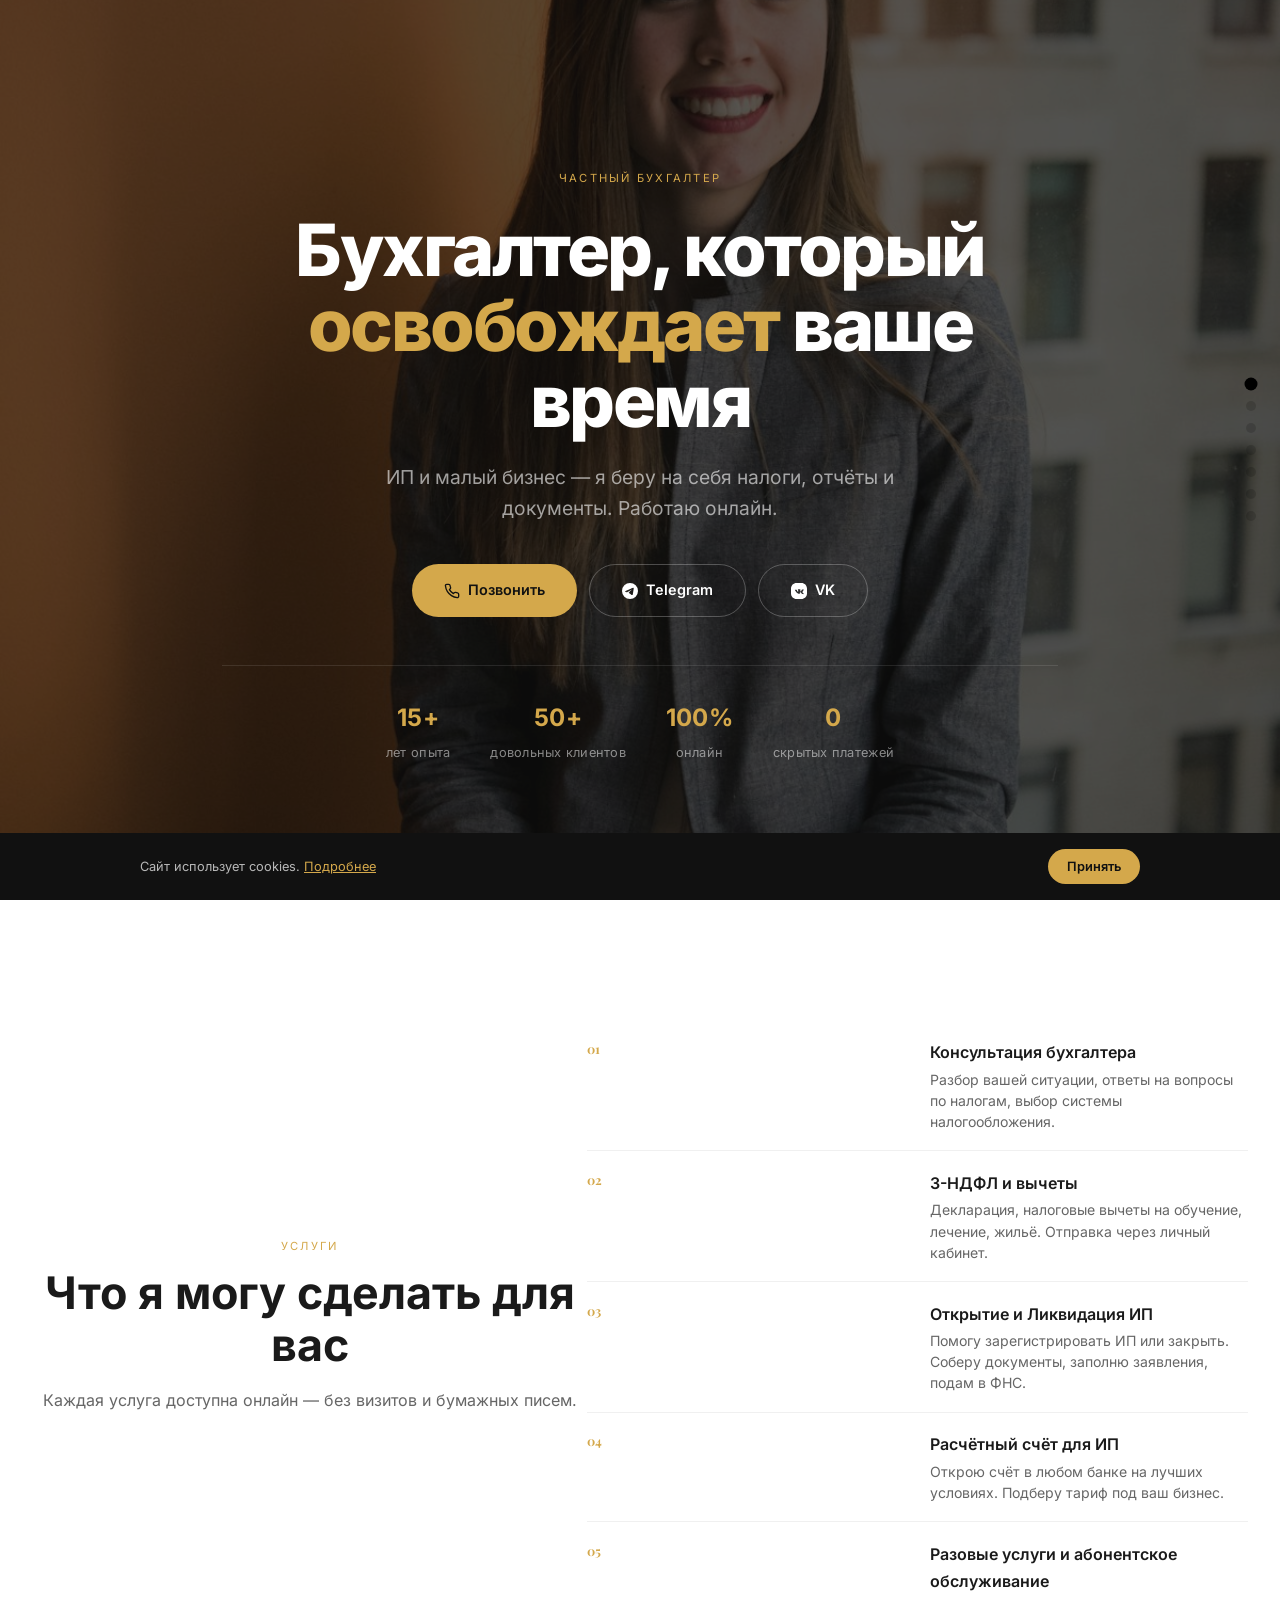
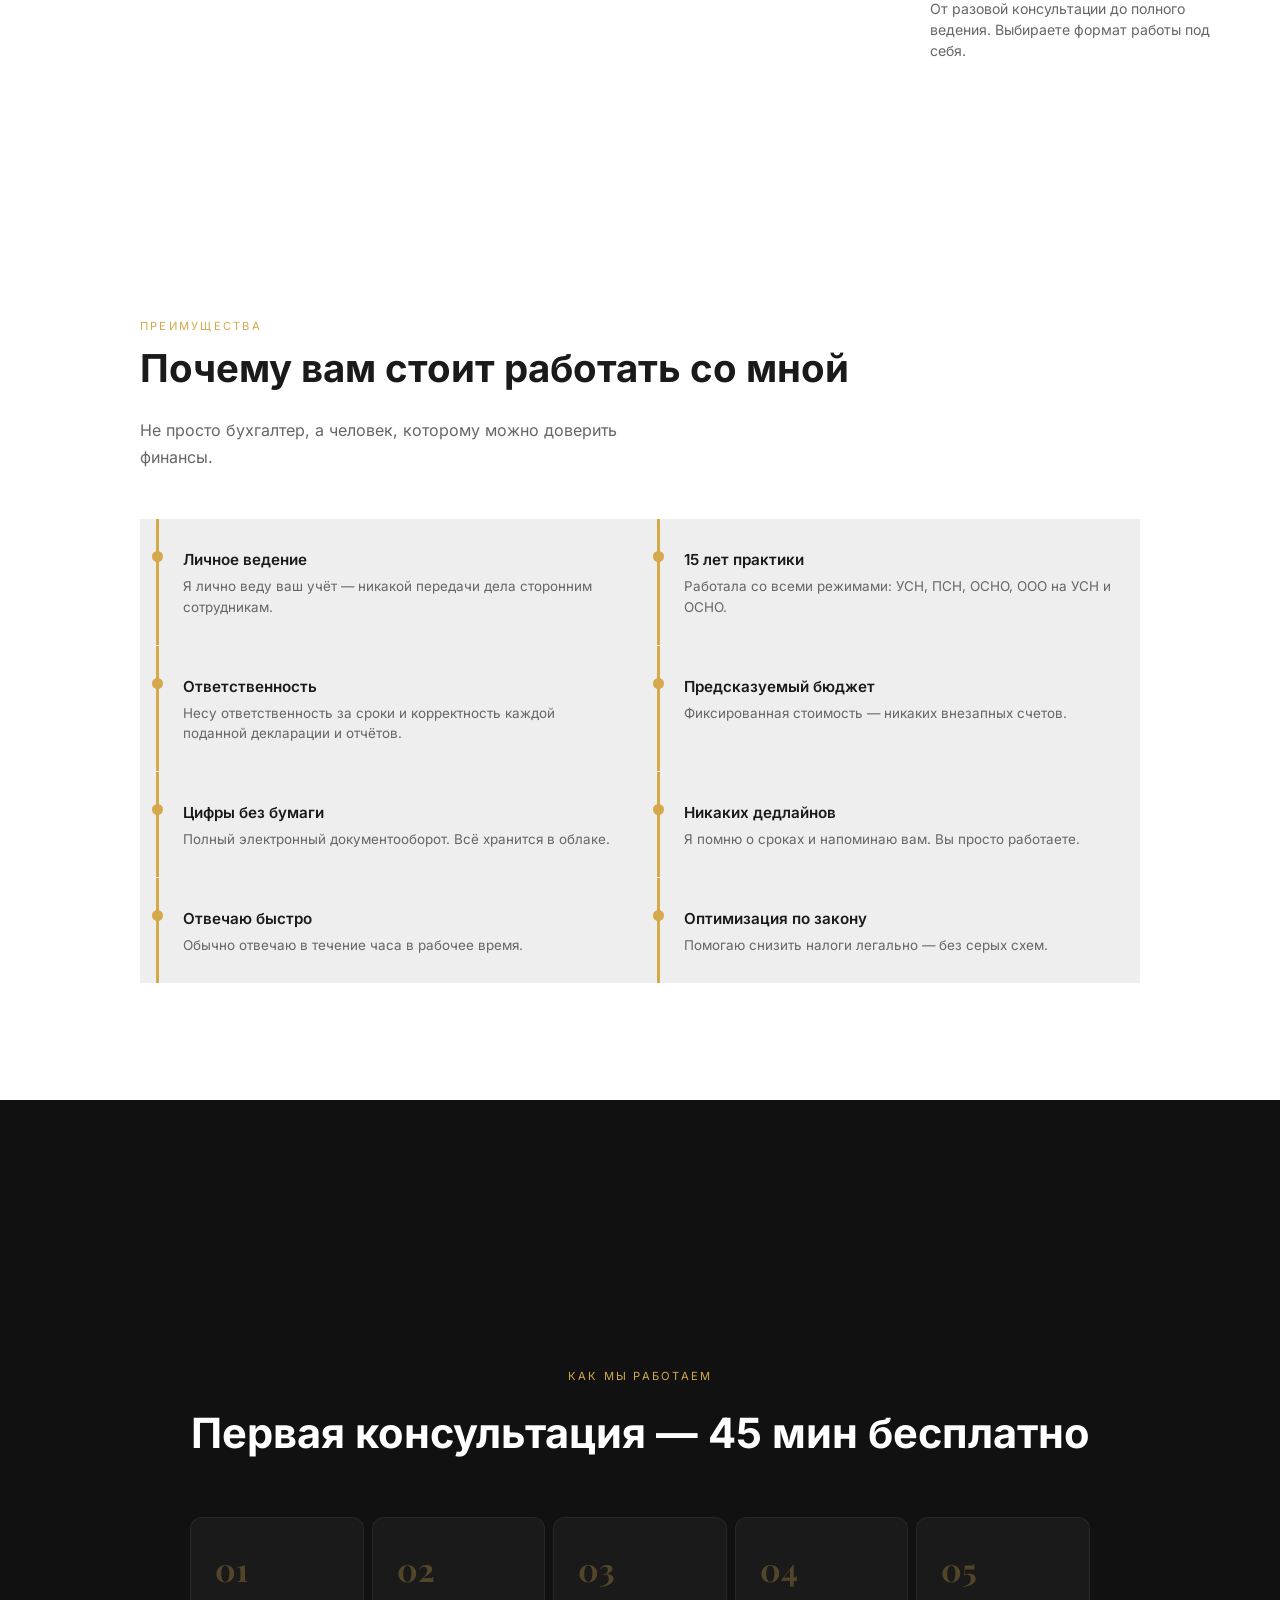
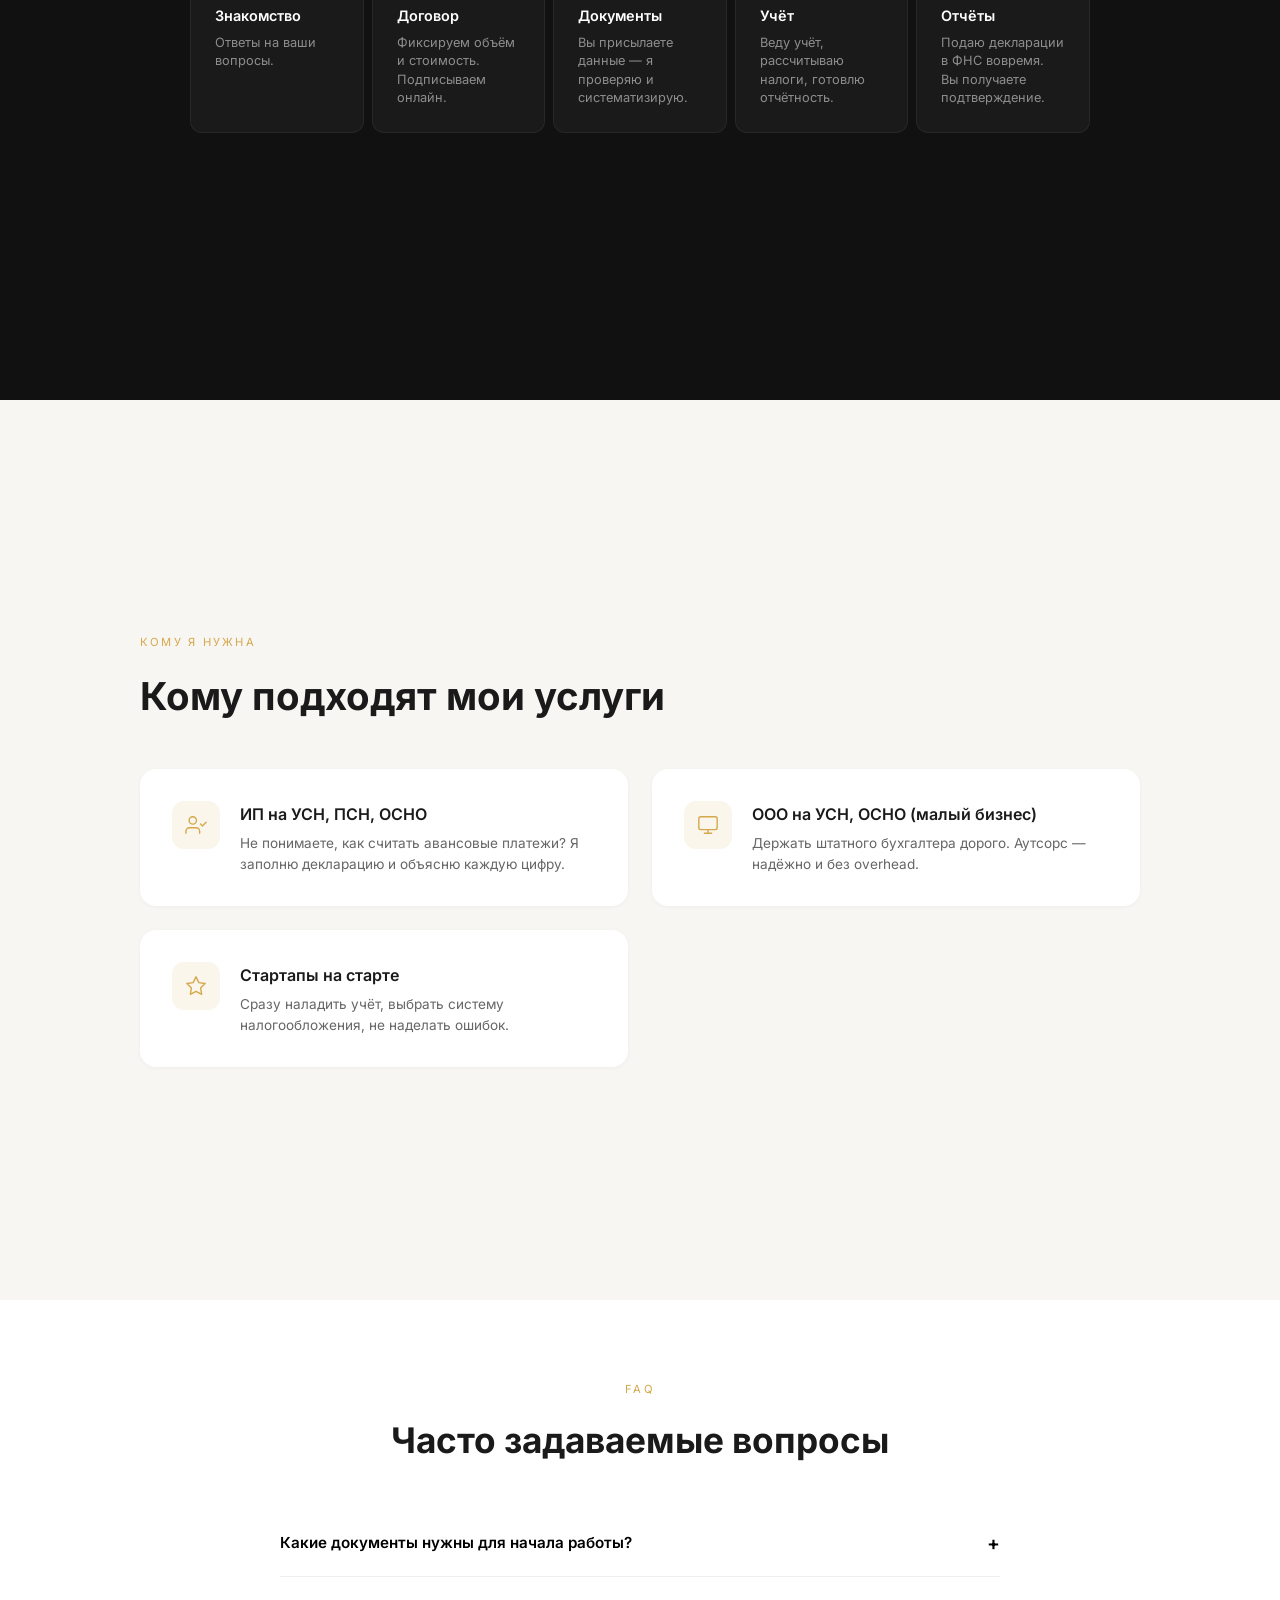
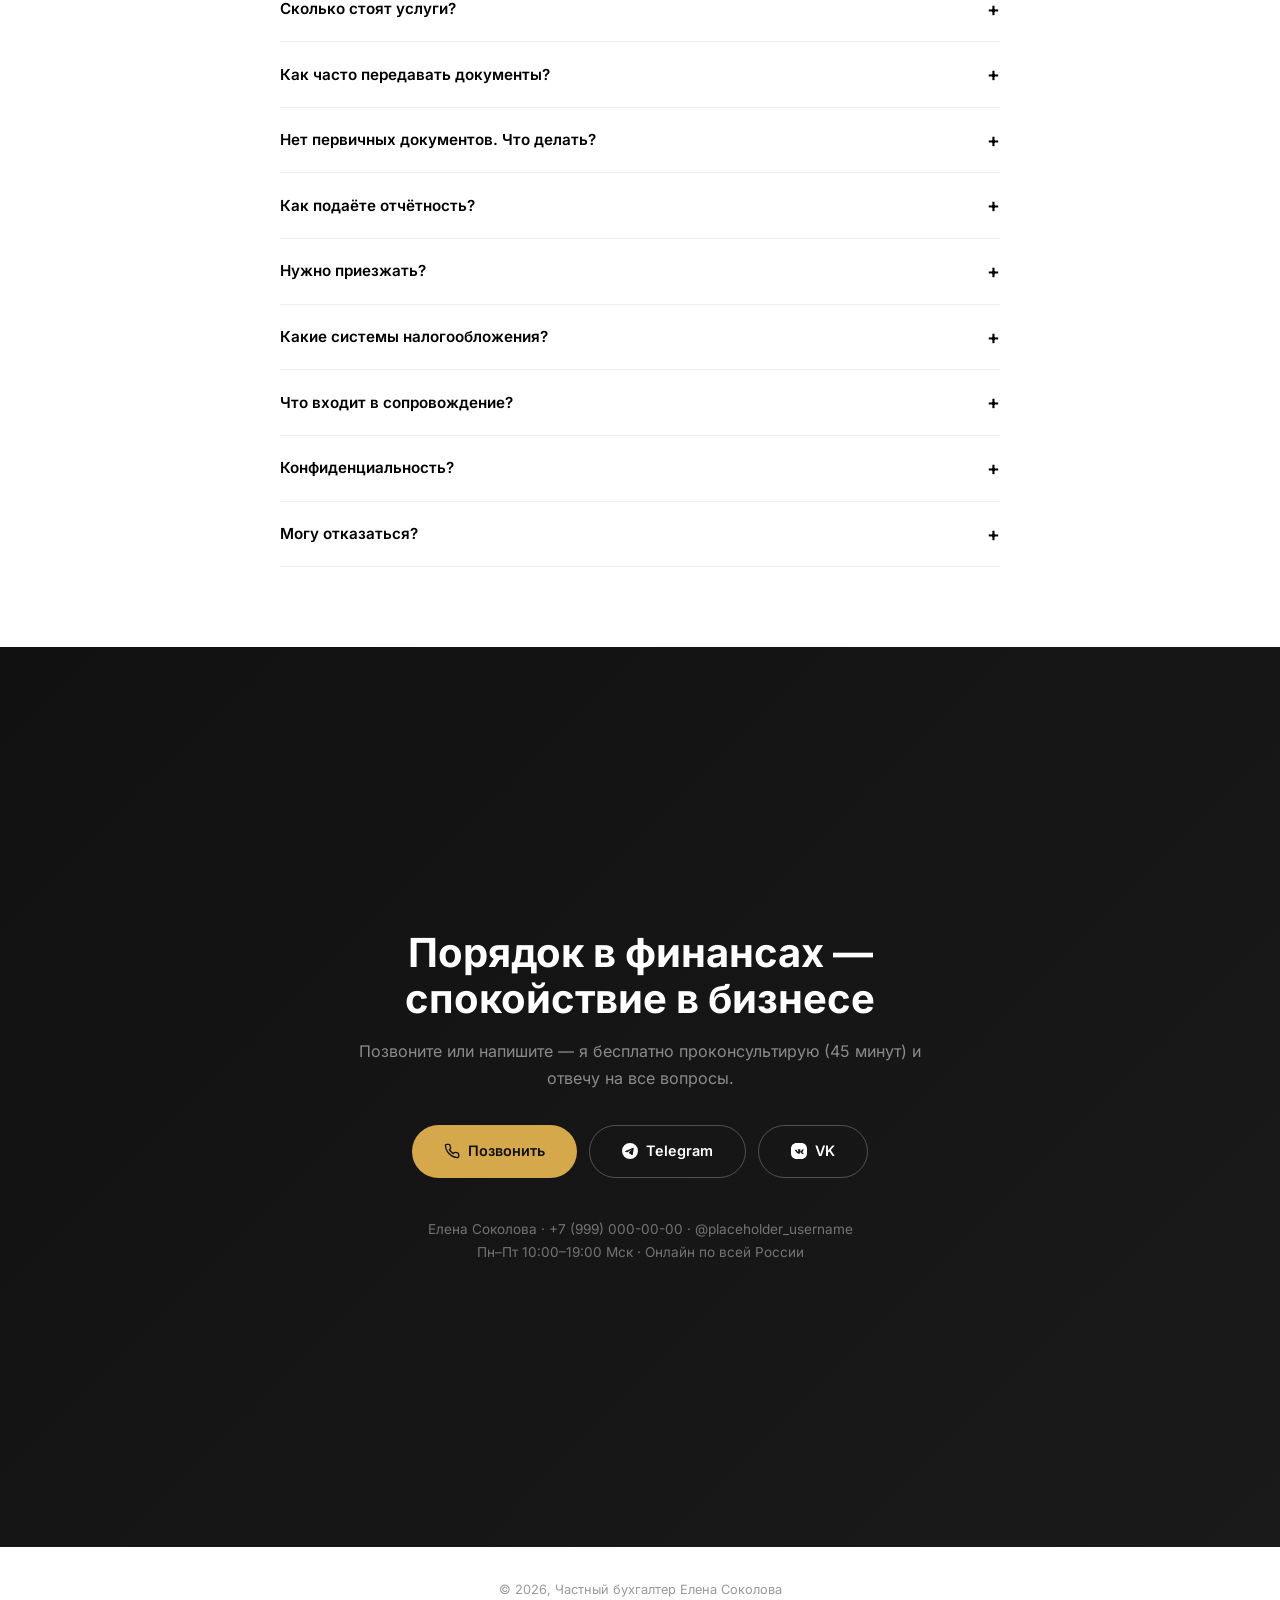
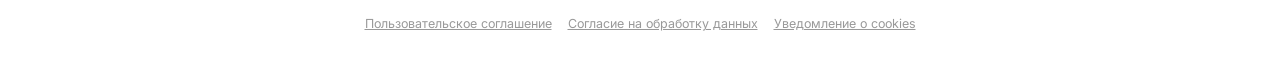
<file: index.html>
<!DOCTYPE html>
<html lang="ru">
<head>
<meta charset="UTF-8">
<meta name="viewport" content="width=device-width, initial-scale=1.0">
<title>Частный бухгалтер Елена Соколова — услуги для ИП и малого бизнеса</title>
<meta name="description" content="Бухгалтерские услуги онлайн. Консультации, 3-НДФЛ, отчётность для ИП.">
<meta name="theme-color" content="#111">
<link href="images/fonts.css" rel="stylesheet">
<style>
*,*::before,*::after{box-sizing:border-box;margin:0;padding:0}
html{scroll-behavior:smooth;scroll-snap-type:y mandatory}
body{font-family:Inter,sans-serif;font-size:16px;line-height:1.7;color:#1a1a1a;background:#fff;-webkit-font-smoothing:antialiased}
img{max-width:100%;height:auto;display:block}
a{color:inherit;text-decoration:none}
ul{list-style:none}
button{font:inherit;cursor:pointer;border:none;background:none}

/* SNAP SECTIONS */
.snap{min-height:100vh;scroll-snap-align:start;display:flex;align-items:center;position:relative;overflow:hidden}

/* NAV DOTS */
.nav-dots{position:fixed;right:24px;top:50%;transform:translateY(-50%);z-index:100;display:flex;flex-direction:column;gap:12px}
.nav-dots a{width:10px;height:10px;border-radius:50%;background:rgba(0,0,0,.15);transition:all .3s;display:block}
.nav-dots a:hover,.nav-dots a.active{background:#000;transform:scale(1.3)}

/* SECTION 1 — HERO FULL-BLEED */
.hero{background:#111;color:#fff;padding:0;display:grid;grid-template-rows:1fr auto}
.hero-bg{position:absolute;inset:0}
.hero-bg img{width:100%;height:100%;object-fit:cover;opacity:.3}
.hero-inner{position:relative;z-index:1;padding:6rem 2rem 4rem;max-width:900px;margin:0 auto;text-align:center}
.hero-kicker{font-size:.7rem;letter-spacing:.2em;text-transform:uppercase;color:#d4a84b;margin-bottom:1.5rem}
.hero h1{font-size:clamp(2.2rem,7vw,4.5rem);font-weight:800;line-height:1.05;letter-spacing:-.035em;margin-bottom:1.5rem}
.hero h1 em{font-style:normal;color:#d4a84b}
.hero-sub{font-size:clamp(1rem,2vw,1.2rem);color:rgba(255,255,255,.6);max-width:600px;margin:0 auto 2.5rem;line-height:1.6}
.hero-cta{display:flex;gap:.75rem;justify-content:center;flex-wrap:wrap}
.btn{display:inline-flex;align-items:center;gap:.5rem;padding:.85rem 2rem;border-radius:100px;font-weight:600;font-size:.9rem;transition:all .25s}
.btn-gold{background:#d4a84b;color:#111}
.btn-gold:hover{background:#e0b85c;transform:translateY(-2px)}
.btn-outline-light{border:1.5px solid rgba(255,255,255,.25);color:#fff}
.btn-outline-light:hover{border-color:#d4a84b;color:#d4a84b}
.btn svg{width:16px;height:16px}
.hero-trust{display:flex;gap:2.5rem;justify-content:center;flex-wrap:wrap;margin-top:3rem;padding-top:2rem;border-top:1px solid rgba(255,255,255,.1)}
.hero-trust li{font-size:.8rem;color:rgba(255,255,255,.5);letter-spacing:.02em}
.hero-trust li strong{display:block;font-size:1.5rem;font-weight:700;color:#d4a84b;margin-bottom:.15rem}
@media(max-width:639px){.hero-trust{gap:1.5rem}.hero-trust li{text-align:center}}

/* SECTION 2 — SERVICES LIST */
.services{background:#fff;padding:5rem 2rem}
.services-header{max-width:700px;margin:0 auto 3rem;text-align:center}
.services-header .label{font-size:.7rem;letter-spacing:.2em;text-transform:uppercase;color:#d4a84b}
.services-header h2{font-size:clamp(1.8rem,4vw,2.8rem);font-weight:700;line-height:1.15;margin:.75rem 0 1rem}
.services-header p{color:#666;font-size:1rem}
.services-list{max-width:700px;margin:0 auto}
.service-item{display:flex;gap:1.5rem;padding:1.15rem 0;border-bottom:1px solid #f0f0f0}
.service-item:last-child{border-bottom:none}
.service-item-num{flex-shrink:0;width:2rem;font-size:.8rem;font-weight:700;color:#d4a84b;font-family:'Playfair Display',serif;line-height:1.6}
.service-item div{flex:1}
.service-item h3{font-size:1rem;font-weight:600;margin-bottom:.15rem}
.service-item p{font-size:.88rem;color:#666;line-height:1.5}

/* SECTION 3 — BENEFITS TIMELINE */
.benefits{background:#fff;padding:5rem 2rem}
.benefits-inner{max-width:1000px;margin:0 auto}
.benefits-inner h2{font-size:clamp(1.5rem,3.5vw,2.4rem);font-weight:700;margin-bottom:1rem}
.benefits-inner>p{color:#666;margin-bottom:3rem;max-width:500px}
.benefits-timeline{display:grid;gap:1px;background:#eee}
@media(min-width:768px){.benefits-timeline{grid-template-columns:repeat(2,1fr)}}
.benefit-tl{padding:1.75rem;position:relative;border-left:3px solid #d4a84b;margin-left:1rem;padding-left:1.5rem}
.benefit-tl::before{content:'';position:absolute;left:-7px;top:2rem;width:11px;height:11px;border-radius:50%;background:#d4a84b}
.benefit-tl h4{font-size:.95rem;font-weight:600;margin-bottom:.2rem}
.benefit-tl p{font-size:.84rem;color:#666;line-height:1.5}

/* SECTION 4 — STEPS VISUAL */
.steps-section{background:#111;color:#fff;padding:5rem 2rem}
.steps-section .section-inner{max-width:900px;margin:0 auto;text-align:center}
.steps-section .label{font-size:.7rem;letter-spacing:.2em;text-transform:uppercase;color:#d4a84b}
.steps-section h2{font-size:clamp(1.8rem,4vw,2.6rem);font-weight:700;margin:.75rem 0 3rem}
.steps-visual{display:grid;gap:1.5rem;text-align:left;counter-reset:s}
@media(min-width:768px){.steps-visual{grid-template-columns:repeat(5,1fr);gap:.5rem}}
.step-vis{background:rgba(255,255,255,.04);border-radius:12px;padding:1.5rem;border:1px solid rgba(255,255,255,.06)}
.step-vis-num{font-size:2rem;font-weight:800;color:rgba(212,168,75,.3);font-family:'Playfair Display',serif;margin-bottom:.5rem}
.step-vis h3{font-size:.9rem;font-weight:600;margin-bottom:.3rem;color:#fff}
.step-vis p{font-size:.8rem;color:rgba(255,255,255,.5);line-height:1.45}

/* SECTION 5 — AUDIENCE SPOTLIGHT */
.spotlight{background:#f8f6f3;padding:5rem 2rem}
.spotlight-inner{max-width:1000px;margin:0 auto}
.spotlight-inner .label{font-size:.7rem;letter-spacing:.2em;text-transform:uppercase;color:#d4a84b}
.spotlight-inner h2{font-size:clamp(1.5rem,3.5vw,2.4rem);font-weight:700;margin:.75rem 0 2.5rem}
.spotlight-grid{display:grid;gap:1.5rem}
@media(min-width:640px){.spotlight-grid{grid-template-columns:repeat(2,1fr)}}
.spot-card{background:#fff;border-radius:16px;padding:2rem;display:flex;gap:1.25rem;align-items:flex-start;box-shadow:0 1px 4px rgba(0,0,0,.04)}
.spot-icon{width:48px;height:48px;border-radius:12px;background:rgba(212,168,75,.1);color:#d4a84b;display:flex;align-items:center;justify-content:center;flex-shrink:0}
.spot-icon svg{width:22px;height:22px}
.spot-card h3{font-size:1rem;font-weight:600;margin-bottom:.3rem}
.spot-card p{font-size:.85rem;color:#666;line-height:1.5}

/* SECTION 6 — FAQ ACCORDION */
.faq-section{background:#fff;padding:5rem 2rem}
.faq-inner{max-width:720px;margin:0 auto}
.faq-inner .label{font-size:.7rem;letter-spacing:.2em;text-transform:uppercase;color:#d4a84b;text-align:center}
.faq-inner h2{font-size:clamp(1.5rem,3.5vw,2.2rem);font-weight:700;text-align:center;margin:.75rem 0 2.5rem}
.faq-q{width:100%;display:flex;justify-content:space-between;align-items:center;padding:1rem 0;font-weight:600;font-size:.95rem;text-align:left;border-bottom:1px solid #eee;transition:color .2s;gap:1rem}
.faq-q:hover{color:#d4a84b}
.faq-q span{font-size:1.2rem;transition:transform .3s}
.faq-item.open .faq-q span{transform:rotate(45deg)}
.faq-a{max-height:0;overflow:hidden;transition:max-height .3s,padding .3s;padding:0}
.faq-item.open .faq-a{max-height:300px;padding:.5rem 0 1rem}
.faq-a p{font-size:.88rem;color:#666;line-height:1.55}

/* SECTION 7 — FINAL CTA */
.final{background:linear-gradient(135deg,#111,#1a1a1a);color:#fff;padding:5rem 2rem;text-align:center}
.final-inner{max-width:600px;margin:0 auto}
.final h2{font-size:clamp(1.5rem,4vw,2.5rem);font-weight:700;margin-bottom:1rem;line-height:1.15}
.final p{color:rgba(255,255,255,.5);margin-bottom:2rem}
.final .btn-outline-light svg{width:16px;height:16px}

/* FOOTER MINIMAL */
.footer-min{text-align:center;padding:2rem;font-size:.8rem;color:#999}
.footer-min a{color:#d4a84b}
.footer-min .legal-links{display:flex;gap:1rem;justify-content:center;flex-wrap:wrap;margin-top:.75rem}
.footer-min .legal-links button{font-size:.78rem;color:#999;text-decoration:underline}

/* MODALS */
.modal-overlay{position:fixed;inset:0;z-index:200;background:rgba(0,0,0,.7);backdrop-filter:blur(6px);display:flex;align-items:center;justify-content:center;padding:1rem;opacity:0;pointer-events:none;transition:opacity .3s}
.modal-overlay.open{opacity:1;pointer-events:auto}
.modal{background:#fff;border-radius:16px;max-width:560px;width:100%;max-height:80vh;overflow-y:auto;padding:2rem;transform:translateY(20px);transition:transform .3s;position:relative}
.modal-overlay.open .modal{transform:translateY(0)}
.modal-close{position:absolute;top:1rem;right:1rem;width:30px;height:30px;border-radius:50%;display:flex;align-items:center;justify-content:center;background:#f5f5f5}
.modal-close:hover{background:#eee}
.modal-close svg{width:16px;height:16px}
.modal h2{font-size:1.15rem;margin-bottom:1rem;padding-right:2rem}
.modal p,.modal li{font-size:.85rem;color:#666;line-height:1.55;margin-bottom:.4rem}
.modal ul{padding-left:1.25rem;list-style:disc}

/* COOKIES */
.cookies{position:fixed;bottom:0;left:0;right:0;z-index:150;background:#111;color:rgba(255,255,255,.7);padding:1rem 2rem;font-size:.8rem;transform:translateY(100%);transition:transform .35s}
.cookies.show{transform:translateY(0)}
.cookies .container{max-width:1000px;margin:0 auto;display:flex;flex-wrap:wrap;align-items:center;justify-content:space-between;gap:.75rem}
.cookies .container a{color:#d4a84b;text-decoration:underline}
.cookies-btn{background:#d4a84b;color:#111;padding:.4rem 1.2rem;border-radius:100px;font-weight:600;font-size:.8rem;white-space:nowrap;transition:background .2s}
.cookies-btn:hover{background:#e0b85c}

/* RESPONSIVE */
@media(max-width:639px){.snap{min-height:0;scroll-snap-align:none}.nav-dots{display:none}.hero-inner{padding:4rem 1.5rem 3rem}.services{padding:3rem 1.5rem}.benefits{padding:3rem 1.5rem}.steps-section{padding:3rem 1.5rem}.spotlight{padding:3rem 1.5rem}.faq-section{padding:3rem 1.5rem}.final{padding:3rem 1.5rem}}
</style>
</head>
<body>

<nav class="nav-dots" aria-label="Навигация">
  <a href="#s1" aria-label="Главная"></a>
  <a href="#s2" aria-label="Услуги"></a>
  <a href="#s3" aria-label="Преимущества"></a>
  <a href="#s4" aria-label="Процесс"></a>
  <a href="#s5" aria-label="Клиенты"></a>
  <a href="#s6" aria-label="FAQ"></a>
  <a href="#s7" aria-label="Контакты"></a>
</nav>

<!-- HERO -->
<section class="snap hero" id="s1">
  <div class="hero-bg"><img src="images/hero-bg.jpg" alt="" loading="lazy"></div>
  <div class="hero-inner">
    <div class="hero-kicker">Частный бухгалтер</div>
    <h1>Бухгалтер, который <em>освобождает</em> ваше время</h1>
    <p class="hero-sub">ИП и малый бизнес — я беру на себя налоги, отчёты и документы. Работаю онлайн.</p>
    <div class="hero-cta">
      <a href="tel:+79990000000" class="btn btn-gold"><svg viewBox="0 0 24 24" fill="none" stroke="currentColor" stroke-width="2" stroke-linecap="round" stroke-linejoin="round"><path d="M22 16.92v3a2 2 0 0 1-2.18 2 19.79 19.79 0 0 1-8.63-3.07 19.5 19.5 0 0 1-6-6 19.79 19.79 0 0 1-3.07-8.67A2 2 0 0 1 4.11 2h3a2 2 0 0 1 2 1.72 12.84 12.84 0 0 0 .7 2.81 2 2 0 0 1-.45 2.11L8.09 9.91a16 16 0 0 0 6 6l1.27-1.27a2 2 0 0 1 2.11-.45 12.84 12.84 0 0 0 2.81.7A2 2 0 0 1 22 16.92z"/></svg>Позвонить</a>
      <a href="https://t.me/placeholder_username" target="_blank" rel="noopener" class="btn btn-outline-light"><svg viewBox="0 0 24 24" fill="currentColor"><path d="M11.944 0A12 12 0 0 0 0 12a12 12 0 0 0 12 12 12 12 0 0 0 12-12A12 12 0 0 0 12 0a12 12 0 0 0-.056 0zm4.962 7.224c.1-.002.321.023.465.14a.506.506 0 0 1 .171.325c.016.093.036.306.02.472-.18 1.898-.962 6.502-1.36 8.627-.168.9-.499 1.201-.82 1.23-.696.065-1.225-.46-1.9-.902-1.056-.693-1.653-1.124-2.678-1.8-1.185-.78-.417-1.21.258-1.91.177-.184 3.247-2.977 3.307-3.23.007-.032.014-.15-.056-.212s-.174-.041-.249-.024c-.106.024-1.793 1.14-5.061 3.345-.48.33-.913.49-1.302.48-.428-.008-1.252-.241-1.865-.44-.752-.245-1.349-.374-1.297-.789.027-.216.325-.437.893-.663 3.498-1.524 5.83-2.529 6.998-3.014 3.332-1.386 4.025-1.627 4.476-1.635z"/></svg>Telegram</a>
      <a href="https://vk.com/placeholder_id" target="_blank" rel="noopener" class="btn btn-outline-light"><svg viewBox="0 0 24 24" fill="currentColor"><path d="M15.684 0H8.316C3.732 0 0 3.732 0 8.316v7.368C0 20.268 3.732 24 8.316 24h7.368C20.268 24 24 20.268 24 15.684V8.316C24 3.732 20.268 0 15.684 0zm3.4 16.416h-1.932c-.588 0-.78-.432-1.848-1.5-.936-.876-1.344-1.008-1.572-1.008-.324 0-.408.084-.408.492v1.296c0 .36-.12.552-1.056.552-1.56 0-3.288-.96-4.512-2.748-1.548-1.908-1.944-3.024-1.944-3.288 0-.132.084-.252.312-.252h1.944c.336 0 .456.144.588.492.552 1.512 1.512 2.856 1.896 2.856.144 0 .216-.072.216-.468v-1.8c-.072-.852-.504-.924-.504-1.236 0-.156.12-.288.324-.288h3.048c.264 0 .348.144.348.468v2.532c0 .264.108.348.18.348.144 0 .264-.084.528-.348.912-1.008 1.548-2.568 1.548-2.568.084-.18.228-.324.552-.324h1.944c.396 0 .48.204.396.468-.144.672-2.076 3.3-2.076 3.3-.168.276-.204.384 0 .648.144.216.66.648.996.996.612.648 1.08 1.188 1.248 1.548.168.36-.012.54-.408.54z"/></svg>VK</a>
    </div>
    <ul class="hero-trust">
      <li><strong>15+</strong> лет опыта</li>
      <li><strong>50+</strong> довольных клиентов</li>
      <li><strong>100%</strong> онлайн</li>
      <li><strong>0</strong> скрытых платежей</li>
    </ul>
  </div>
</section>

<!-- SERVICES -->
<section class="snap services" id="s2">
  <div class="services-header">
    <div class="label">Услуги</div>
    <h2>Что я могу сделать для вас</h2>
    <p>Каждая услуга доступна онлайн — без визитов и бумажных писем.</p>
  </div>
  <div class="services-list">
    <div class="service-item"><div class="service-item-num">01</div><div><h3>Консультация бухгалтера</h3><p>Разбор вашей ситуации, ответы на вопросы по налогам, выбор системы налогообложения.</p></div></div>
    <div class="service-item"><div class="service-item-num">02</div><div><h3>3-НДФЛ и вычеты</h3><p>Декларация, налоговые вычеты на обучение, лечение, жильё. Отправка через личный кабинет.</p></div></div>
    <div class="service-item"><div class="service-item-num">03</div><div><h3>Открытие и Ликвидация ИП</h3><p>Помогу зарегистрировать ИП или закрыть. Соберу документы, заполню заявления, подам в ФНС.</p></div></div>
    <div class="service-item"><div class="service-item-num">04</div><div><h3>Расчётный счёт для ИП</h3><p>Открою счёт в любом банке на лучших условиях. Подберу тариф под ваш бизнес.</p></div></div>
    <div class="service-item"><div class="service-item-num">05</div><div><h3>Разовые услуги и абонентское обслуживание</h3><p>От разовой консультации до полного ведения. Выбираете формат работы под себя.</p></div></div>
  </div>
</section>

<!-- BENEFITS -->
<section class="snap benefits" id="s3">
  <div class="benefits-inner">
    <div class="label" style="font-size:.7rem;letter-spacing:.2em;text-transform:uppercase;color:#d4a84b">Преимущества</div>
    <h2>Почему вам стоит работать со мной</h2>
    <p>Не просто бухгалтер, а человек, которому можно доверить финансы.</p>
    <div class="benefits-timeline">
      <div class="benefit-tl"><h4>Личное ведение</h4><p>Я лично веду ваш учёт — никакой передачи дела сторонним сотрудникам.</p></div>
      <div class="benefit-tl"><h4>15 лет практики</h4><p>Работала со всеми режимами: УСН, ПСН, ОСНО, ООО на УСН и ОСНО.</p></div>
      <div class="benefit-tl"><h4>Ответственность</h4><p>Несу ответственность за сроки и корректность каждой поданной декларации и отчётов.</p></div>
      <div class="benefit-tl"><h4>Предсказуемый бюджет</h4><p>Фиксированная стоимость — никаких внезапных счетов.</p></div>
      <div class="benefit-tl"><h4>Цифры без бумаги</h4><p>Полный электронный документооборот. Всё хранится в облаке.</p></div>
      <div class="benefit-tl"><h4>Никаких дедлайнов</h4><p>Я помню о сроках и напоминаю вам. Вы просто работаете.</p></div>
      <div class="benefit-tl"><h4>Отвечаю быстро</h4><p>Обычно отвечаю в течение часа в рабочее время.</p></div>
      <div class="benefit-tl"><h4>Оптимизация по закону</h4><p>Помогаю снизить налоги легально — без серых схем.</p></div>
    </div>
  </div>
</section>

<!-- STEPS -->
<section class="snap steps-section" id="s4">
  <div class="section-inner">
    <div class="label">Как мы работаем</div>
    <h2>Первая консультация — 45 мин бесплатно</h2>
    <div class="steps-visual">
      <div class="step-vis"><div class="step-vis-num">01</div><h3>Знакомство</h3><p>Ответы на ваши вопросы.</p></div>
      <div class="step-vis"><div class="step-vis-num">02</div><h3>Договор</h3><p>Фиксируем объём и стоимость. Подписываем онлайн.</p></div>
      <div class="step-vis"><div class="step-vis-num">03</div><h3>Документы</h3><p>Вы присылаете данные — я проверяю и систематизирую.</p></div>
      <div class="step-vis"><div class="step-vis-num">04</div><h3>Учёт</h3><p>Веду учёт, рассчитываю налоги, готовлю отчётность.</p></div>
      <div class="step-vis"><div class="step-vis-num">05</div><h3>Отчёты</h3><p>Подаю декларации в ФНС вовремя. Вы получаете подтверждение.</p></div>
    </div>
  </div>
</section>

<!-- AUDIENCE -->
<section class="snap spotlight" id="s5">
  <div class="spotlight-inner">
    <div class="label">Кому я нужна</div>
    <h2>Кому подходят мои услуги</h2>
    <div class="spotlight-grid">
      <article class="spot-card">
        <div class="spot-icon"><svg viewBox="0 0 24 24" fill="none" stroke="currentColor" stroke-width="1.5" stroke-linecap="round" stroke-linejoin="round"><path d="M16 21v-2a4 4 0 0 0-4-4H5a4 4 0 0 0-4 4v2"/><circle cx="8.5" cy="7" r="4"/><polyline points="17 11 19 13 23 9"/></svg></div>
        <div><h3>ИП на УСН, ПСН, ОСНО</h3><p>Не понимаете, как считать авансовые платежи? Я заполню декларацию и объясню каждую цифру.</p></div>
      </article>
      <article class="spot-card">
        <div class="spot-icon"><svg viewBox="0 0 24 24" fill="none" stroke="currentColor" stroke-width="1.5" stroke-linecap="round" stroke-linejoin="round"><rect x="2" y="3" width="20" height="14" rx="2" ry="2"/><line x1="8" y1="21" x2="16" y2="21"/><line x1="12" y1="17" x2="12" y2="21"/></svg></div>
        <div><h3>ООО на УСН, ОСНО (малый бизнес)</h3><p>Держать штатного бухгалтера дорого. Аутсорс — надёжно и без overhead.</p></div>
      </article>
      <article class="spot-card">
        <div class="spot-icon"><svg viewBox="0 0 24 24" fill="none" stroke="currentColor" stroke-width="1.5" stroke-linecap="round" stroke-linejoin="round"><polygon points="12 2 15.09 8.26 22 9.27 17 14.14 18.18 21.02 12 17.77 5.82 21.02 7 14.14 2 9.27 8.91 8.26 12 2"/></svg></div>
        <div><h3>Стартапы на старте</h3><p>Сразу наладить учёт, выбрать систему налогообложения, не наделать ошибок.</p></div>
      </article>
    </div>
  </div>
</section>

<!-- FAQ -->
<section class="snap faq-section" id="s6">
  <div class="faq-inner">
    <div class="label">FAQ</div>
    <h2>Часто задаваемые вопросы</h2>
    <div>
      <div class="faq-item"><button class="faq-q" aria-expanded="false">Какие документы нужны для начала работы?<span>+</span></button><div class="faq-a"><p>Паспорт, ИНН, сведения о регистрации. Если уже работаете — последние отчёты. Я составлю список под вас.</p></div></div>
      <div class="faq-item"><button class="faq-q" aria-expanded="false">Сколько стоят услуги?<span>+</span></button><div class="faq-a"><p>Первая консультация — бесплатно (45 минут). Обслуживание ИП на ПСН — от 5 000 ₽/мес. Цена после знакомства с делом.</p></div></div>
      <div class="faq-item"><button class="faq-q" aria-expanded="false">Как часто передавать документы?<span>+</span></button><div class="faq-a"><p>1–2 раза в месяц. Можно чаще — договоримся.</p></div></div>
      <div class="faq-item"><button class="faq-q" aria-expanded="false">Нет первичных документов. Что делать?<span>+</span></button><div class="faq-a"><p>Восстановлю учёт: запрошу дубликаты в банках и у контрагентов.</p></div></div>
      <div class="faq-item"><button class="faq-q" aria-expanded="false">Как подаёте отчётность?<span>+</span></button><div class="faq-a"><p>Через ЭДО с усиленной подписью. Вы получаете подтверждение о приёме.</p></div></div>
      <div class="faq-item"><button class="faq-q" aria-expanded="false">Нужно приезжать?<span>+</span></button><div class="faq-a"><p>Нет. Полностью онлайн. При желании можем встретиться лично.</p></div></div>
      <div class="faq-item"><button class="faq-q" aria-expanded="false">Какие системы налогообложения?<span>+</span></button><div class="faq-a"><p>УСН 6% и 15%, ПСН, ОСНО.</p></div></div>
      <div class="faq-item"><button class="faq-q" aria-expanded="false">Что входит в сопровождение?<span>+</span></button><div class="faq-a"><p>Учёт, расчёт налогов, отчётность, контроль сроков, консультации — всё включено.</p></div></div>
      <div class="faq-item"><button class="faq-q" aria-expanded="false">Конфиденциальность?<span>+</span></button><div class="faq-a"><p>Полная конфиденциальная информация, защищённые каналы, доступ к данным только у меня.</p></div></div>
      <div class="faq-item"><button class="faq-q" aria-expanded="false">Могу отказаться?<span>+</span></button><div class="faq-a"><p>По соглашению сторон. Передам все документы и отчёты.</p></div></div>
    </div>
  </div>
</section>

<!-- FINAL -->
<section class="snap final" id="s7">
  <div class="final-inner">
    <h2>Порядок в финансах —<br>спокойствие в бизнесе</h2>
    <p>Позвоните или напишите — я бесплатно проконсультирую (45 минут) и отвечу на все вопросы.</p>
    <div class="hero-cta" style="justify-content:center">
      <a href="tel:+79990000000" class="btn btn-gold"><svg viewBox="0 0 24 24" fill="none" stroke="currentColor" stroke-width="2" stroke-linecap="round" stroke-linejoin="round"><path d="M22 16.92v3a2 2 0 0 1-2.18 2 19.79 19.79 0 0 1-8.63-3.07 19.5 19.5 0 0 1-6-6 19.79 19.79 0 0 1-3.07-8.67A2 2 0 0 1 4.11 2h3a2 2 0 0 1 2 1.72 12.84 12.84 0 0 0 .7 2.81 2 2 0 0 1-.45 2.11L8.09 9.91a16 16 0 0 0 6 6l1.27-1.27a2 2 0 0 1 2.11-.45 12.84 12.84 0 0 0 2.81.7A2 2 0 0 1 22 16.92z"/></svg>Позвонить</a>
      <a href="https://t.me/placeholder_username" target="_blank" rel="noopener" class="btn btn-outline-light"><svg viewBox="0 0 24 24" fill="currentColor"><path d="M11.944 0A12 12 0 0 0 0 12a12 12 0 0 0 12 12 12 12 0 0 0 12-12A12 12 0 0 0 12 0a12 12 0 0 0-.056 0zm4.962 7.224c.1-.002.321.023.465.14a.506.506 0 0 1 .171.325c.016.093.036.306.02.472-.18 1.898-.962 6.502-1.36 8.627-.168.9-.499 1.201-.82 1.23-.696.065-1.225-.46-1.9-.902-1.056-.693-1.653-1.124-2.678-1.8-1.185-.78-.417-1.21.258-1.91.177-.184 3.247-2.977 3.307-3.23.007-.032.014-.15-.056-.212s-.174-.041-.249-.024c-.106.024-1.793 1.14-5.061 3.345-.48.33-.913.49-1.302.48-.428-.008-1.252-.241-1.865-.44-.752-.245-1.349-.374-1.297-.789.027-.216.325-.437.893-.663 3.498-1.524 5.83-2.529 6.998-3.014 3.332-1.386 4.025-1.627 4.476-1.635z"/></svg>Telegram</a>
      <a href="https://vk.com/placeholder_id" target="_blank" rel="noopener" class="btn btn-outline-light"><svg viewBox="0 0 24 24" fill="currentColor"><path d="M15.684 0H8.316C3.732 0 0 3.732 0 8.316v7.368C0 20.268 3.732 24 8.316 24h7.368C20.268 24 24 20.268 24 15.684V8.316C24 3.732 20.268 0 15.684 0zm3.4 16.416h-1.932c-.588 0-.78-.432-1.848-1.5-.936-.876-1.344-1.008-1.572-1.008-.324 0-.408.084-.408.492v1.296c0 .36-.12.552-1.056.552-1.56 0-3.288-.96-4.512-2.748-1.548-1.908-1.944-3.024-1.944-3.288 0-.132.084-.252.312-.252h1.944c.336 0 .456.144.588.492.552 1.512 1.512 2.856 1.896 2.856.144 0 .216-.072.216-.468v-1.8c-.072-.852-.504-.924-.504-1.236 0-.156.12-.288.324-.288h3.048c.264 0 .348.144.348.468v2.532c0 .264.108.348.18.348.144 0 .264-.084.528-.348.912-1.008 1.548-2.568 1.548-2.568.084-.18.228-.324.552-.324h1.944c.396 0 .48.204.396.468-.144.672-2.076 3.3-2.076 3.3-.168.276-.204.384 0 .648.144.216.66.648.996.996.612.648 1.08 1.188 1.248 1.548.168.36-.012.54-.408.54z"/></svg>VK</a>
    </div>
    <div style="margin-top:2.5rem;font-size:.85rem;color:rgba(255,255,255,.4)">Елена Соколова · +7 (999) 000-00-00 · @placeholder_username<br>Пн–Пт 10:00–19:00 Мск · Онлайн по всей России</div>
  </div>
</section>

<footer class="footer-min">
  <div>&copy; 2026, Частный бухгалтер Елена Соколова</div>
  <div class="legal-links">
    <button type="button" data-modal="terms">Пользовательское соглашение</button>
    <button type="button" data-modal="privacy">Согласие на обработку данных</button>
    <button type="button" data-modal="cookies">Уведомление о cookies</button>
  </div>
</footer>

<!-- MODALS + COOKIES -->
<div class="modal-overlay" id="modal-terms" role="dialog" aria-modal="true" aria-labelledby="t1"><div class="modal" tabindex="-1"><button class="modal-close" data-close aria-label="Закрыть"><svg viewBox="0 0 24 24" fill="none" stroke="currentColor" stroke-width="2" stroke-linecap="round" stroke-linejoin="round"><line x1="18" y1="6" x2="6" y2="18"/><line x1="6" y1="6" x2="18" y2="18"/></svg></button><h2 id="t1">Пользовательское соглашение</h2><p>Регулирует отношения между Еленой Соколовой и пользователем. Используя сайт, вы принимаете условия.</p></div></div>
<div class="modal-overlay" id="modal-privacy" role="dialog" aria-modal="true" aria-labelledby="t2"><div class="modal" tabindex="-1"><button class="modal-close" data-close aria-label="Закрыть"><svg viewBox="0 0 24 24" fill="none" stroke="currentColor" stroke-width="2" stroke-linecap="round" stroke-linejoin="round"><line x1="18" y1="6" x2="6" y2="18"/><line x1="6" y1="6" x2="18" y2="18"/></svg></button><h2 id="t2">Согласие на обработку данных</h2><p>Вы даёте согласие на обработку персональных данных (ФИО, телефон, email) для оказания услуг.</p></div></div>
<div class="modal-overlay" id="modal-cookies" role="dialog" aria-modal="true" aria-labelledby="t3"><div class="modal" tabindex="-1"><button class="modal-close" data-close aria-label="Закрыть"><svg viewBox="0 0 24 24" fill="none" stroke="currentColor" stroke-width="2" stroke-linecap="round" stroke-linejoin="round"><line x1="18" y1="6" x2="6" y2="18"/><line x1="6" y1="6" x2="18" y2="18"/></svg></button><h2 id="t3">Уведомление о cookies</h2><p>Сайт использует cookies и Яндекс.Метрику. Продолжая использование, вы соглашаетесь.</p></div></div>
<div class="cookies" id="cookies-banner" role="alert">
  <div class="container"><span>Сайт использует cookies. <button type="button" data-modal="cookies" style="background:none;border:none;color:#d4a84b;text-decoration:underline;cursor:pointer;font-size:inherit;">Подробнее</button></span><button class="cookies-btn" id="cookies-accept">Принять</button></div>
</div>
<script>
(function(){'use strict'
var b=document.getElementById('cookies-banner'),a=document.getElementById('cookies-accept')
if(localStorage.getItem('cookies_accepted')!=='true'){setTimeout(function(){b.classList.add('show')},600)}
a.addEventListener('click',function(){localStorage.setItem('cookies_accepted','true');b.classList.remove('show')})
var o=document.querySelectorAll('.modal-overlay')
document.querySelectorAll('[data-modal]').forEach(function(e){e.addEventListener('click',function(e){e.preventDefault();var m=document.getElementById('modal-'+this.getAttribute('data-modal'));if(!m)return;m.classList.add('open');document.body.style.overflow='hidden';var mc=m.querySelector('.modal');if(mc)mc.focus()})})
document.querySelectorAll('[data-close]').forEach(function(e){e.addEventListener('click',function(){o.forEach(function(i){i.classList.remove('open')});document.body.style.overflow=''})})
o.forEach(function(m){m.addEventListener('click',function(e){if(e.target===m){o.forEach(function(i){i.classList.remove('open')});document.body.style.overflow=''}})})
document.addEventListener('keydown',function(e){if(e.key==='Escape'){o.forEach(function(i){i.classList.remove('open')});document.body.style.overflow=''}})
document.querySelectorAll('.faq-item').forEach(function(item){item.querySelector('.faq-q').addEventListener('click',function(){var open=item.classList.contains('open')
document.querySelectorAll('.faq-item').forEach(function(i){i.classList.remove('open')})
if(!open){item.classList.add('open')}})})
var navDots=document.querySelectorAll('.nav-dots a'),sections=document.querySelectorAll('.snap')
function updateNav(){var t=window.scrollY+200;sections.forEach(function(s,i){var o=s.offsetTop,h=s.offsetHeight;if(t>=o&&t<o+h){navDots.forEach(function(d){d.classList.remove('active')});if(navDots[i])navDots[i].classList.add('active')}})}
window.addEventListener('scroll',updateNav,{passive:true});updateNav()
navDots.forEach(function(d){d.addEventListener('click',function(e){e.preventDefault();var id=this.getAttribute('href').slice(1);var el=document.getElementById(id);if(el)el.scrollIntoView({behavior:'smooth'})})})
var els=document.querySelectorAll('.reveal');function check(){var wh=window.innerHeight;els.forEach(function(el){if(el.getBoundingClientRect().top<wh-60)el.classList.add('visible')})}
check();window.addEventListener('scroll',check,{passive:true});window.addEventListener('resize',check,{passive:true})
})()
</script>
</body>
</html>
</file>
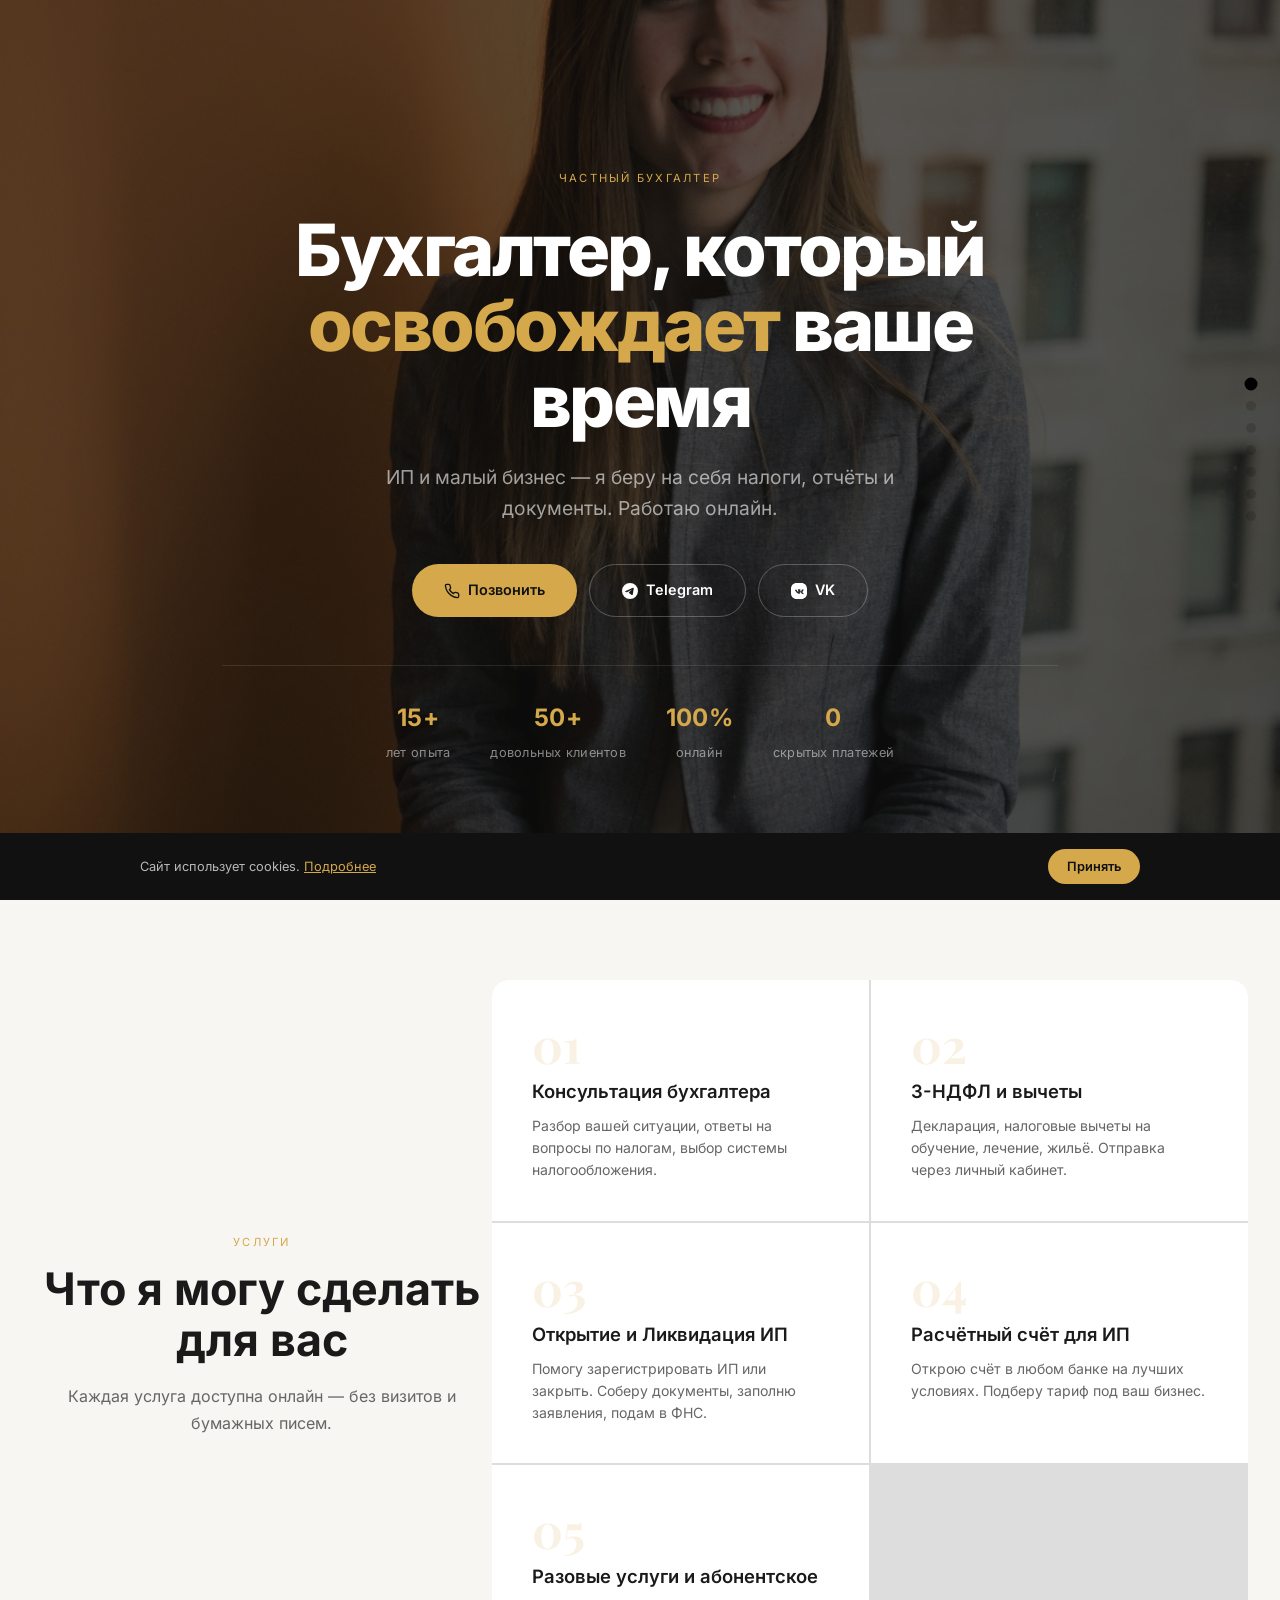
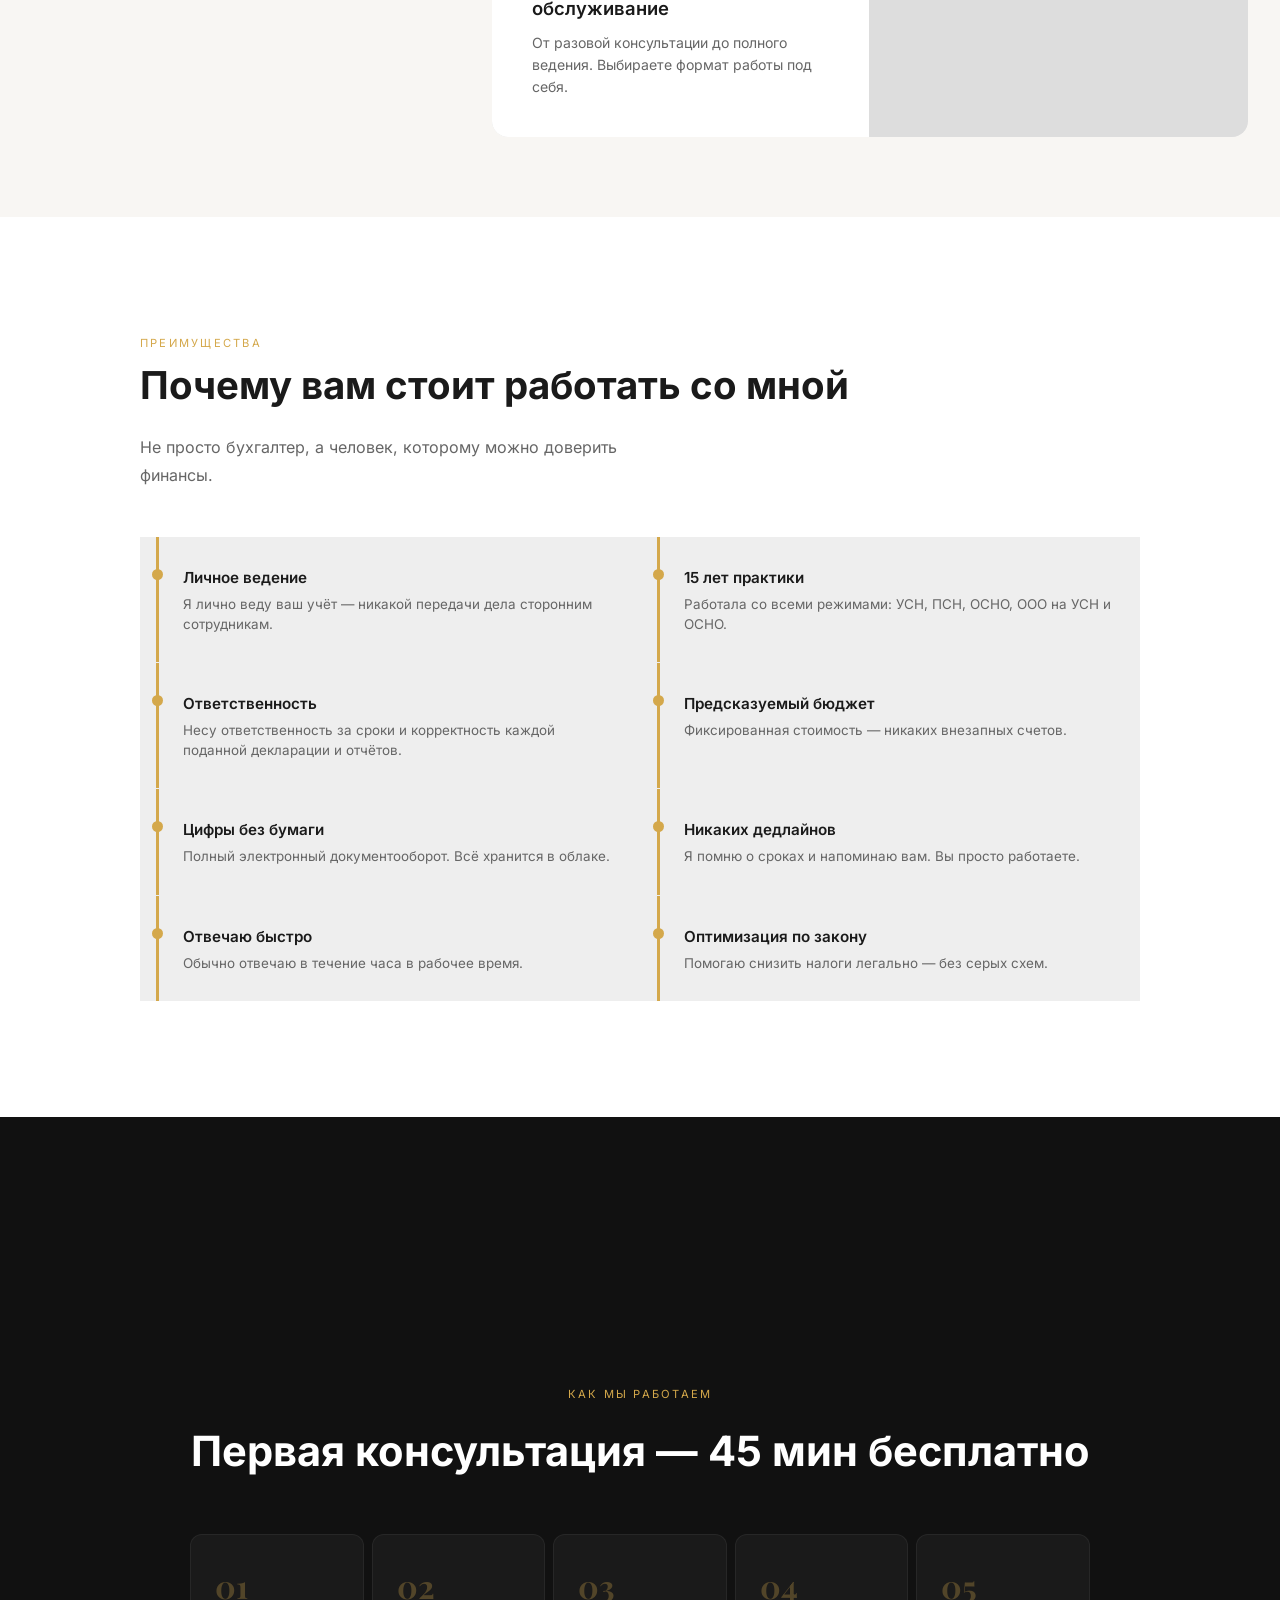
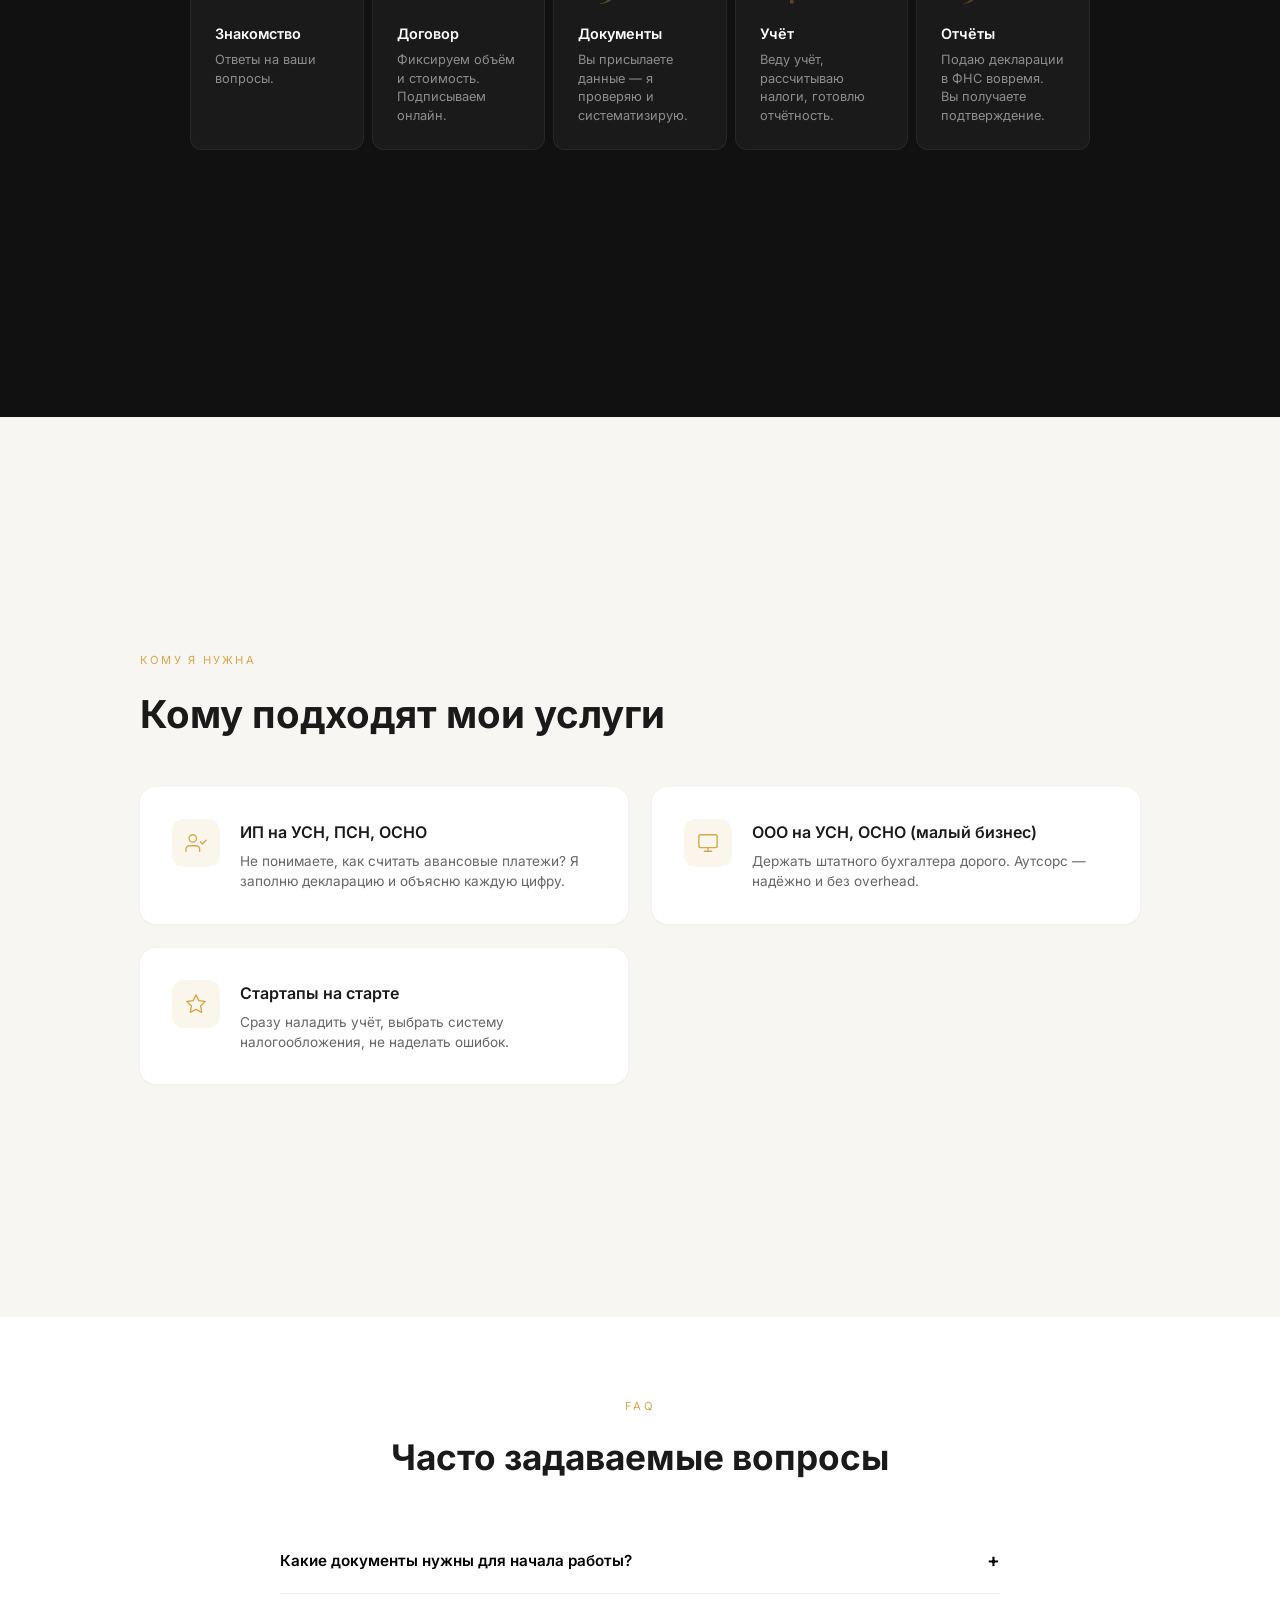
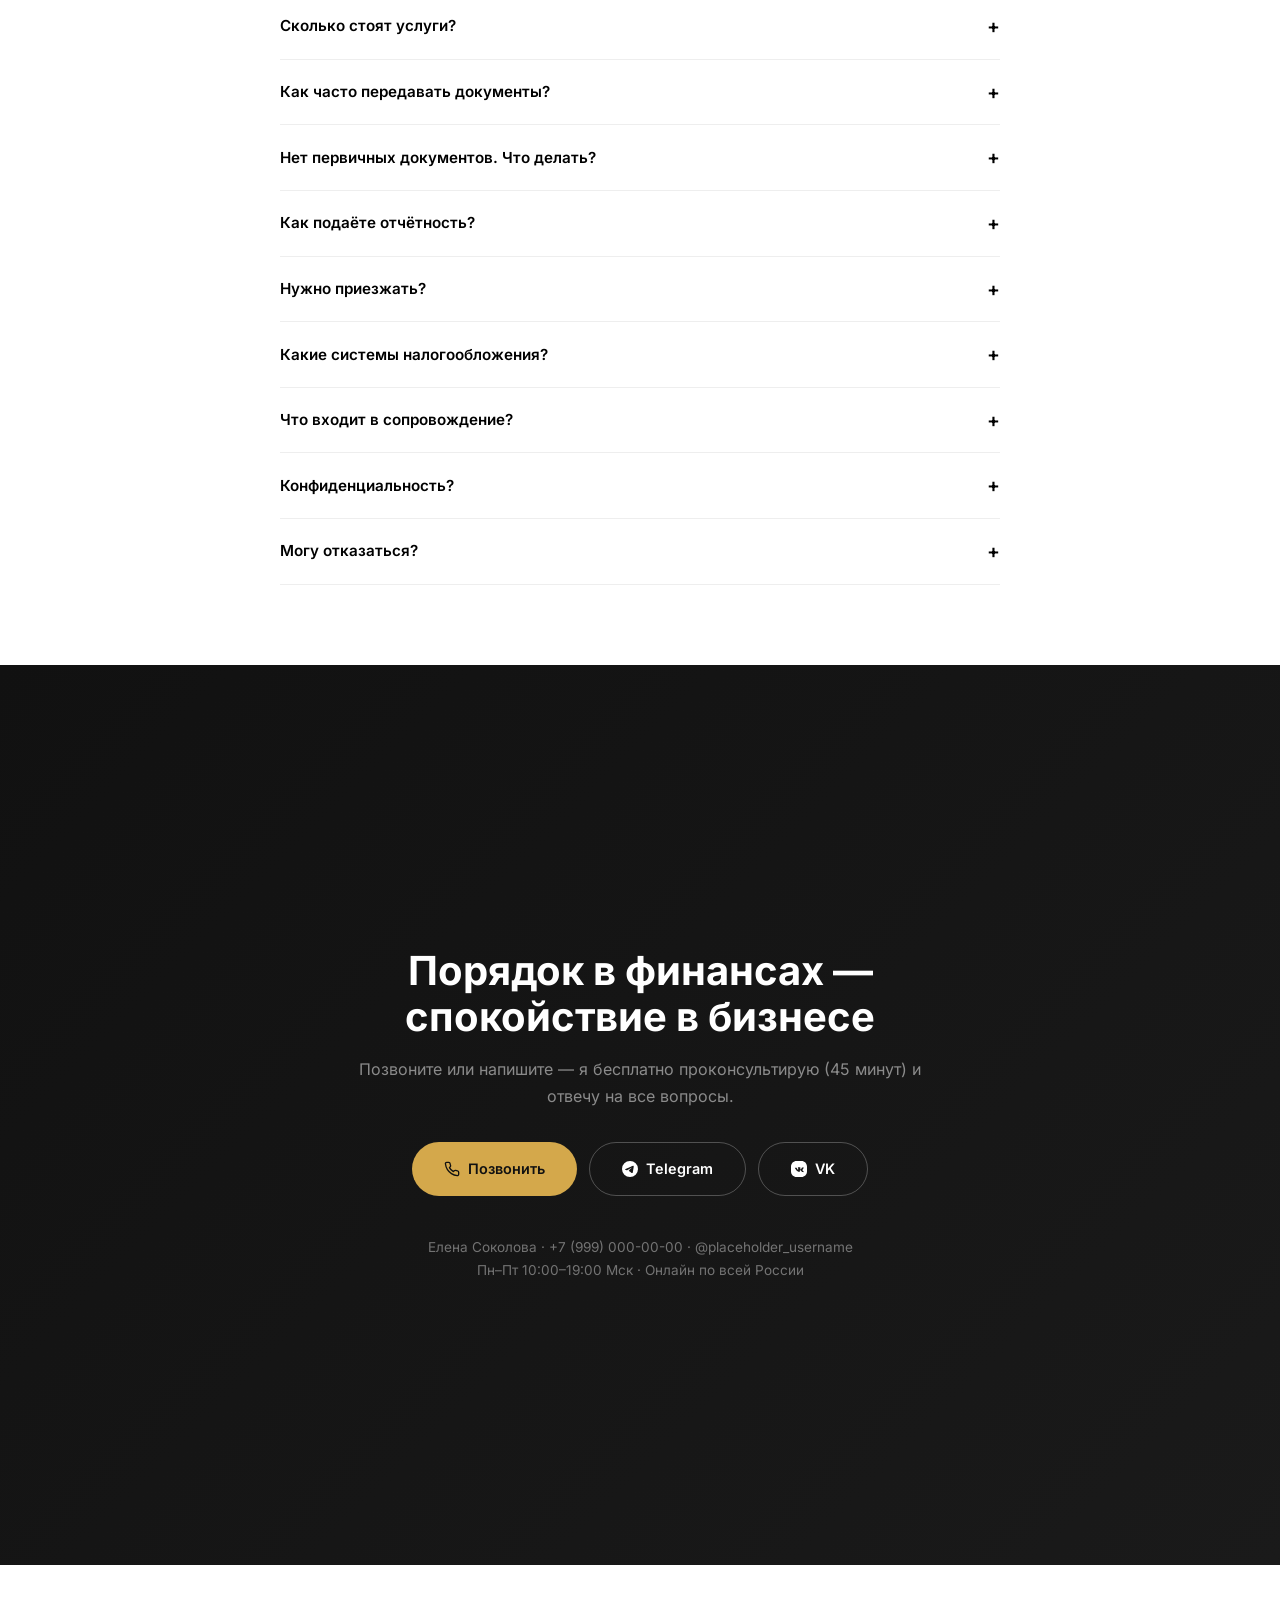
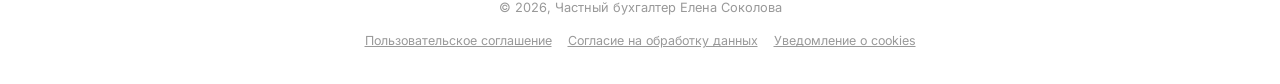
<file: index-5.html>
<!DOCTYPE html>
<html lang="ru">
<head>
<meta charset="UTF-8">
<meta name="viewport" content="width=device-width, initial-scale=1.0">
<title>Частный бухгалтер Елена Соколова — услуги для ИП и малого бизнеса</title>
<meta name="description" content="Бухгалтерские услуги онлайн. Консультации, 3-НДФЛ, отчётность для ИП.">
<meta name="theme-color" content="#111">
<link href="images/fonts.css" rel="stylesheet">
<style>
*,*::before,*::after{box-sizing:border-box;margin:0;padding:0}
html{scroll-behavior:smooth;scroll-snap-type:y mandatory}
body{font-family:Inter,sans-serif;font-size:16px;line-height:1.7;color:#1a1a1a;background:#fff;-webkit-font-smoothing:antialiased}
img{max-width:100%;height:auto;display:block}
a{color:inherit;text-decoration:none}
ul{list-style:none}
button{font:inherit;cursor:pointer;border:none;background:none}

/* SNAP SECTIONS */
.snap{min-height:100vh;scroll-snap-align:start;display:flex;align-items:center;position:relative;overflow:hidden}

/* NAV DOTS */
.nav-dots{position:fixed;right:24px;top:50%;transform:translateY(-50%);z-index:100;display:flex;flex-direction:column;gap:12px}
.nav-dots a{width:10px;height:10px;border-radius:50%;background:rgba(0,0,0,.15);transition:all .3s;display:block}
.nav-dots a:hover,.nav-dots a.active{background:#000;transform:scale(1.3)}

/* SECTION 1 — HERO FULL-BLEED */
.hero{background:#111;color:#fff;padding:0;display:grid;grid-template-rows:1fr auto}
.hero-bg{position:absolute;inset:0}
.hero-bg img{width:100%;height:100%;object-fit:cover;opacity:.3}
.hero-inner{position:relative;z-index:1;padding:6rem 2rem 4rem;max-width:900px;margin:0 auto;text-align:center}
.hero-kicker{font-size:.7rem;letter-spacing:.2em;text-transform:uppercase;color:#d4a84b;margin-bottom:1.5rem}
.hero h1{font-size:clamp(2.2rem,7vw,4.5rem);font-weight:800;line-height:1.05;letter-spacing:-.035em;margin-bottom:1.5rem}
.hero h1 em{font-style:normal;color:#d4a84b}
.hero-sub{font-size:clamp(1rem,2vw,1.2rem);color:rgba(255,255,255,.6);max-width:600px;margin:0 auto 2.5rem;line-height:1.6}
.hero-cta{display:flex;gap:.75rem;justify-content:center;flex-wrap:wrap}
.btn{display:inline-flex;align-items:center;gap:.5rem;padding:.85rem 2rem;border-radius:100px;font-weight:600;font-size:.9rem;transition:all .25s}
.btn-gold{background:#d4a84b;color:#111}
.btn-gold:hover{background:#e0b85c;transform:translateY(-2px)}
.btn-outline-light{border:1.5px solid rgba(255,255,255,.25);color:#fff}
.btn-outline-light:hover{border-color:#d4a84b;color:#d4a84b}
.btn svg{width:16px;height:16px}
.hero-trust{display:flex;gap:2.5rem;justify-content:center;flex-wrap:wrap;margin-top:3rem;padding-top:2rem;border-top:1px solid rgba(255,255,255,.1)}
.hero-trust li{font-size:.8rem;color:rgba(255,255,255,.5);letter-spacing:.02em}
.hero-trust li strong{display:block;font-size:1.5rem;font-weight:700;color:#d4a84b;margin-bottom:.15rem}
@media(max-width:639px){.hero-trust{gap:1.5rem}.hero-trust li{text-align:center}}

/* SECTION 2 — SERVICES MAGAZINE */
.services{background:#f8f6f3;padding:5rem 2rem}
.services-header{max-width:700px;margin:0 auto 3rem;text-align:center}
.services-header .label{font-size:.7rem;letter-spacing:.2em;text-transform:uppercase;color:#d4a84b}
.services-header h2{font-size:clamp(1.8rem,4vw,2.8rem);font-weight:700;line-height:1.15;margin:.75rem 0 1rem}
.services-header p{color:#666;font-size:1rem}
.services-mag{display:grid;gap:2px;background:#ddd;border-radius:16px;overflow:hidden;max-width:1000px;margin:0 auto}
@media(min-width:768px){.services-mag{grid-template-columns:1fr 1fr}}
.service-mag-card{background:#fff;padding:2.5rem;position:relative;transition:all .4s}
.service-mag-card:hover{background:#fefcf9}
.service-mag-num{font-size:3rem;font-weight:800;color:rgba(212,168,75,.15);line-height:1;margin-bottom:.5rem;font-family:'Playfair Display',serif}
.service-mag-card h3{font-size:1.15rem;font-weight:600;margin-bottom:.5rem}
.service-mag-card p{font-size:.88rem;color:#666;line-height:1.55;max-width:380px}
.service-mag-card::after{content:'→';position:absolute;bottom:1.5rem;right:1.5rem;font-size:1.2rem;color:#d4a84b;opacity:0;transition:opacity .3s}
.service-mag-card:hover::after{opacity:1}

/* SECTION 3 — BENEFITS TIMELINE */
.benefits{background:#fff;padding:5rem 2rem}
.benefits-inner{max-width:1000px;margin:0 auto}
.benefits-inner h2{font-size:clamp(1.5rem,3.5vw,2.4rem);font-weight:700;margin-bottom:1rem}
.benefits-inner>p{color:#666;margin-bottom:3rem;max-width:500px}
.benefits-timeline{display:grid;gap:1px;background:#eee}
@media(min-width:768px){.benefits-timeline{grid-template-columns:repeat(2,1fr)}}
.benefit-tl{padding:1.75rem;position:relative;border-left:3px solid #d4a84b;margin-left:1rem;padding-left:1.5rem}
.benefit-tl::before{content:'';position:absolute;left:-7px;top:2rem;width:11px;height:11px;border-radius:50%;background:#d4a84b}
.benefit-tl h4{font-size:.95rem;font-weight:600;margin-bottom:.2rem}
.benefit-tl p{font-size:.84rem;color:#666;line-height:1.5}

/* SECTION 4 — STEPS VISUAL */
.steps-section{background:#111;color:#fff;padding:5rem 2rem}
.steps-section .section-inner{max-width:900px;margin:0 auto;text-align:center}
.steps-section .label{font-size:.7rem;letter-spacing:.2em;text-transform:uppercase;color:#d4a84b}
.steps-section h2{font-size:clamp(1.8rem,4vw,2.6rem);font-weight:700;margin:.75rem 0 3rem}
.steps-visual{display:grid;gap:1.5rem;text-align:left;counter-reset:s}
@media(min-width:768px){.steps-visual{grid-template-columns:repeat(5,1fr);gap:.5rem}}
.step-vis{background:rgba(255,255,255,.04);border-radius:12px;padding:1.5rem;border:1px solid rgba(255,255,255,.06)}
.step-vis-num{font-size:2rem;font-weight:800;color:rgba(212,168,75,.3);font-family:'Playfair Display',serif;margin-bottom:.5rem}
.step-vis h3{font-size:.9rem;font-weight:600;margin-bottom:.3rem;color:#fff}
.step-vis p{font-size:.8rem;color:rgba(255,255,255,.5);line-height:1.45}

/* SECTION 5 — AUDIENCE SPOTLIGHT */
.spotlight{background:#f8f6f3;padding:5rem 2rem}
.spotlight-inner{max-width:1000px;margin:0 auto}
.spotlight-inner .label{font-size:.7rem;letter-spacing:.2em;text-transform:uppercase;color:#d4a84b}
.spotlight-inner h2{font-size:clamp(1.5rem,3.5vw,2.4rem);font-weight:700;margin:.75rem 0 2.5rem}
.spotlight-grid{display:grid;gap:1.5rem}
@media(min-width:640px){.spotlight-grid{grid-template-columns:repeat(2,1fr)}}
.spot-card{background:#fff;border-radius:16px;padding:2rem;display:flex;gap:1.25rem;align-items:flex-start;box-shadow:0 1px 4px rgba(0,0,0,.04)}
.spot-icon{width:48px;height:48px;border-radius:12px;background:rgba(212,168,75,.1);color:#d4a84b;display:flex;align-items:center;justify-content:center;flex-shrink:0}
.spot-icon svg{width:22px;height:22px}
.spot-card h3{font-size:1rem;font-weight:600;margin-bottom:.3rem}
.spot-card p{font-size:.85rem;color:#666;line-height:1.5}

/* SECTION 6 — FAQ ACCORDION */
.faq-section{background:#fff;padding:5rem 2rem}
.faq-inner{max-width:720px;margin:0 auto}
.faq-inner .label{font-size:.7rem;letter-spacing:.2em;text-transform:uppercase;color:#d4a84b;text-align:center}
.faq-inner h2{font-size:clamp(1.5rem,3.5vw,2.2rem);font-weight:700;text-align:center;margin:.75rem 0 2.5rem}
.faq-q{width:100%;display:flex;justify-content:space-between;align-items:center;padding:1rem 0;font-weight:600;font-size:.95rem;text-align:left;border-bottom:1px solid #eee;transition:color .2s;gap:1rem}
.faq-q:hover{color:#d4a84b}
.faq-q span{font-size:1.2rem;transition:transform .3s}
.faq-item.open .faq-q span{transform:rotate(45deg)}
.faq-a{max-height:0;overflow:hidden;transition:max-height .3s,padding .3s;padding:0}
.faq-item.open .faq-a{max-height:300px;padding:.5rem 0 1rem}
.faq-a p{font-size:.88rem;color:#666;line-height:1.55}

/* SECTION 7 — FINAL CTA */
.final{background:linear-gradient(135deg,#111,#1a1a1a);color:#fff;padding:5rem 2rem;text-align:center}
.final-inner{max-width:600px;margin:0 auto}
.final h2{font-size:clamp(1.5rem,4vw,2.5rem);font-weight:700;margin-bottom:1rem;line-height:1.15}
.final p{color:rgba(255,255,255,.5);margin-bottom:2rem}
.final .btn-outline-light svg{width:16px;height:16px}

/* FOOTER MINIMAL */
.footer-min{text-align:center;padding:2rem;font-size:.8rem;color:#999}
.footer-min a{color:#d4a84b}
.footer-min .legal-links{display:flex;gap:1rem;justify-content:center;flex-wrap:wrap;margin-top:.75rem}
.footer-min .legal-links button{font-size:.78rem;color:#999;text-decoration:underline}

/* MODALS */
.modal-overlay{position:fixed;inset:0;z-index:200;background:rgba(0,0,0,.7);backdrop-filter:blur(6px);display:flex;align-items:center;justify-content:center;padding:1rem;opacity:0;pointer-events:none;transition:opacity .3s}
.modal-overlay.open{opacity:1;pointer-events:auto}
.modal{background:#fff;border-radius:16px;max-width:560px;width:100%;max-height:80vh;overflow-y:auto;padding:2rem;transform:translateY(20px);transition:transform .3s;position:relative}
.modal-overlay.open .modal{transform:translateY(0)}
.modal-close{position:absolute;top:1rem;right:1rem;width:30px;height:30px;border-radius:50%;display:flex;align-items:center;justify-content:center;background:#f5f5f5}
.modal-close:hover{background:#eee}
.modal-close svg{width:16px;height:16px}
.modal h2{font-size:1.15rem;margin-bottom:1rem;padding-right:2rem}
.modal p,.modal li{font-size:.85rem;color:#666;line-height:1.55;margin-bottom:.4rem}
.modal ul{padding-left:1.25rem;list-style:disc}

/* COOKIES */
.cookies{position:fixed;bottom:0;left:0;right:0;z-index:150;background:#111;color:rgba(255,255,255,.7);padding:1rem 2rem;font-size:.8rem;transform:translateY(100%);transition:transform .35s}
.cookies.show{transform:translateY(0)}
.cookies .container{max-width:1000px;margin:0 auto;display:flex;flex-wrap:wrap;align-items:center;justify-content:space-between;gap:.75rem}
.cookies .container a{color:#d4a84b;text-decoration:underline}
.cookies-btn{background:#d4a84b;color:#111;padding:.4rem 1.2rem;border-radius:100px;font-weight:600;font-size:.8rem;white-space:nowrap;transition:background .2s}
.cookies-btn:hover{background:#e0b85c}

/* RESPONSIVE */
@media(max-width:639px){.snap{min-height:0;scroll-snap-align:none}.nav-dots{display:none}.hero-inner{padding:4rem 1.5rem 3rem}.services{padding:3rem 1.5rem}.benefits{padding:3rem 1.5rem}.steps-section{padding:3rem 1.5rem}.spotlight{padding:3rem 1.5rem}.faq-section{padding:3rem 1.5rem}.final{padding:3rem 1.5rem}}
</style>
</head>
<body>

<nav class="nav-dots" aria-label="Навигация">
  <a href="#s1" aria-label="Главная"></a>
  <a href="#s2" aria-label="Услуги"></a>
  <a href="#s3" aria-label="Преимущества"></a>
  <a href="#s4" aria-label="Процесс"></a>
  <a href="#s5" aria-label="Клиенты"></a>
  <a href="#s6" aria-label="FAQ"></a>
  <a href="#s7" aria-label="Контакты"></a>
</nav>

<!-- HERO -->
<section class="snap hero" id="s1">
  <div class="hero-bg"><img src="images/hero-bg.jpg" alt="" loading="lazy"></div>
  <div class="hero-inner">
    <div class="hero-kicker">Частный бухгалтер</div>
    <h1>Бухгалтер, который <em>освобождает</em> ваше время</h1>
    <p class="hero-sub">ИП и малый бизнес — я беру на себя налоги, отчёты и документы. Работаю онлайн.</p>
    <div class="hero-cta">
      <a href="tel:+79990000000" class="btn btn-gold"><svg viewBox="0 0 24 24" fill="none" stroke="currentColor" stroke-width="2" stroke-linecap="round" stroke-linejoin="round"><path d="M22 16.92v3a2 2 0 0 1-2.18 2 19.79 19.79 0 0 1-8.63-3.07 19.5 19.5 0 0 1-6-6 19.79 19.79 0 0 1-3.07-8.67A2 2 0 0 1 4.11 2h3a2 2 0 0 1 2 1.72 12.84 12.84 0 0 0 .7 2.81 2 2 0 0 1-.45 2.11L8.09 9.91a16 16 0 0 0 6 6l1.27-1.27a2 2 0 0 1 2.11-.45 12.84 12.84 0 0 0 2.81.7A2 2 0 0 1 22 16.92z"/></svg>Позвонить</a>
      <a href="https://t.me/placeholder_username" target="_blank" rel="noopener" class="btn btn-outline-light"><svg viewBox="0 0 24 24" fill="currentColor"><path d="M11.944 0A12 12 0 0 0 0 12a12 12 0 0 0 12 12 12 12 0 0 0 12-12A12 12 0 0 0 12 0a12 12 0 0 0-.056 0zm4.962 7.224c.1-.002.321.023.465.14a.506.506 0 0 1 .171.325c.016.093.036.306.02.472-.18 1.898-.962 6.502-1.36 8.627-.168.9-.499 1.201-.82 1.23-.696.065-1.225-.46-1.9-.902-1.056-.693-1.653-1.124-2.678-1.8-1.185-.78-.417-1.21.258-1.91.177-.184 3.247-2.977 3.307-3.23.007-.032.014-.15-.056-.212s-.174-.041-.249-.024c-.106.024-1.793 1.14-5.061 3.345-.48.33-.913.49-1.302.48-.428-.008-1.252-.241-1.865-.44-.752-.245-1.349-.374-1.297-.789.027-.216.325-.437.893-.663 3.498-1.524 5.83-2.529 6.998-3.014 3.332-1.386 4.025-1.627 4.476-1.635z"/></svg>Telegram</a>
      <a href="https://vk.com/placeholder_id" target="_blank" rel="noopener" class="btn btn-outline-light"><svg viewBox="0 0 24 24" fill="currentColor"><path d="M15.684 0H8.316C3.732 0 0 3.732 0 8.316v7.368C0 20.268 3.732 24 8.316 24h7.368C20.268 24 24 20.268 24 15.684V8.316C24 3.732 20.268 0 15.684 0zm3.4 16.416h-1.932c-.588 0-.78-.432-1.848-1.5-.936-.876-1.344-1.008-1.572-1.008-.324 0-.408.084-.408.492v1.296c0 .36-.12.552-1.056.552-1.56 0-3.288-.96-4.512-2.748-1.548-1.908-1.944-3.024-1.944-3.288 0-.132.084-.252.312-.252h1.944c.336 0 .456.144.588.492.552 1.512 1.512 2.856 1.896 2.856.144 0 .216-.072.216-.468v-1.8c-.072-.852-.504-.924-.504-1.236 0-.156.12-.288.324-.288h3.048c.264 0 .348.144.348.468v2.532c0 .264.108.348.18.348.144 0 .264-.084.528-.348.912-1.008 1.548-2.568 1.548-2.568.084-.18.228-.324.552-.324h1.944c.396 0 .48.204.396.468-.144.672-2.076 3.3-2.076 3.3-.168.276-.204.384 0 .648.144.216.66.648.996.996.612.648 1.08 1.188 1.248 1.548.168.36-.012.54-.408.54z"/></svg>VK</a>
    </div>
    <ul class="hero-trust">
      <li><strong>15+</strong> лет опыта</li>
      <li><strong>50+</strong> довольных клиентов</li>
      <li><strong>100%</strong> онлайн</li>
      <li><strong>0</strong> скрытых платежей</li>
    </ul>
  </div>
</section>

<!-- SERVICES -->
<section class="snap services" id="s2">
  <div class="services-header">
    <div class="label">Услуги</div>
    <h2>Что я могу сделать для вас</h2>
    <p>Каждая услуга доступна онлайн — без визитов и бумажных писем.</p>
  </div>
  <div class="services-mag">
    <article class="service-mag-card"><div class="service-mag-num">01</div><h3>Консультация бухгалтера</h3><p>Разбор вашей ситуации, ответы на вопросы по налогам, выбор системы налогообложения.</p></article>
    <article class="service-mag-card"><div class="service-mag-num">02</div><h3>3-НДФЛ и вычеты</h3><p>Декларация, налоговые вычеты на обучение, лечение, жильё. Отправка через личный кабинет.</p></article>
    <article class="service-mag-card"><div class="service-mag-num">03</div><h3>Открытие и Ликвидация ИП</h3><p>Помогу зарегистрировать ИП или закрыть. Соберу документы, заполню заявления, подам в ФНС.</p></article>
    <article class="service-mag-card"><div class="service-mag-num">04</div><h3>Расчётный счёт для ИП</h3><p>Открою счёт в любом банке на лучших условиях. Подберу тариф под ваш бизнес.</p></article>
    <article class="service-mag-card"><div class="service-mag-num">05</div><h3>Разовые услуги и абонентское обслуживание</h3><p>От разовой консультации до полного ведения. Выбираете формат работы под себя.</p></article>
  </div>
</section>

<!-- BENEFITS -->
<section class="snap benefits" id="s3">
  <div class="benefits-inner">
    <div class="label" style="font-size:.7rem;letter-spacing:.2em;text-transform:uppercase;color:#d4a84b">Преимущества</div>
    <h2>Почему вам стоит работать со мной</h2>
    <p>Не просто бухгалтер, а человек, которому можно доверить финансы.</p>
    <div class="benefits-timeline">
      <div class="benefit-tl"><h4>Личное ведение</h4><p>Я лично веду ваш учёт — никакой передачи дела сторонним сотрудникам.</p></div>
      <div class="benefit-tl"><h4>15 лет практики</h4><p>Работала со всеми режимами: УСН, ПСН, ОСНО, ООО на УСН и ОСНО.</p></div>
      <div class="benefit-tl"><h4>Ответственность</h4><p>Несу ответственность за сроки и корректность каждой поданной декларации и отчётов.</p></div>
      <div class="benefit-tl"><h4>Предсказуемый бюджет</h4><p>Фиксированная стоимость — никаких внезапных счетов.</p></div>
      <div class="benefit-tl"><h4>Цифры без бумаги</h4><p>Полный электронный документооборот. Всё хранится в облаке.</p></div>
      <div class="benefit-tl"><h4>Никаких дедлайнов</h4><p>Я помню о сроках и напоминаю вам. Вы просто работаете.</p></div>
      <div class="benefit-tl"><h4>Отвечаю быстро</h4><p>Обычно отвечаю в течение часа в рабочее время.</p></div>
      <div class="benefit-tl"><h4>Оптимизация по закону</h4><p>Помогаю снизить налоги легально — без серых схем.</p></div>
    </div>
  </div>
</section>

<!-- STEPS -->
<section class="snap steps-section" id="s4">
  <div class="section-inner">
    <div class="label">Как мы работаем</div>
    <h2>Первая консультация — 45 мин бесплатно</h2>
    <div class="steps-visual">
      <div class="step-vis"><div class="step-vis-num">01</div><h3>Знакомство</h3><p>Ответы на ваши вопросы.</p></div>
      <div class="step-vis"><div class="step-vis-num">02</div><h3>Договор</h3><p>Фиксируем объём и стоимость. Подписываем онлайн.</p></div>
      <div class="step-vis"><div class="step-vis-num">03</div><h3>Документы</h3><p>Вы присылаете данные — я проверяю и систематизирую.</p></div>
      <div class="step-vis"><div class="step-vis-num">04</div><h3>Учёт</h3><p>Веду учёт, рассчитываю налоги, готовлю отчётность.</p></div>
      <div class="step-vis"><div class="step-vis-num">05</div><h3>Отчёты</h3><p>Подаю декларации в ФНС вовремя. Вы получаете подтверждение.</p></div>
    </div>
  </div>
</section>

<!-- AUDIENCE -->
<section class="snap spotlight" id="s5">
  <div class="spotlight-inner">
    <div class="label">Кому я нужна</div>
    <h2>Кому подходят мои услуги</h2>
    <div class="spotlight-grid">
      <article class="spot-card">
        <div class="spot-icon"><svg viewBox="0 0 24 24" fill="none" stroke="currentColor" stroke-width="1.5" stroke-linecap="round" stroke-linejoin="round"><path d="M16 21v-2a4 4 0 0 0-4-4H5a4 4 0 0 0-4 4v2"/><circle cx="8.5" cy="7" r="4"/><polyline points="17 11 19 13 23 9"/></svg></div>
        <div><h3>ИП на УСН, ПСН, ОСНО</h3><p>Не понимаете, как считать авансовые платежи? Я заполню декларацию и объясню каждую цифру.</p></div>
      </article>
      <article class="spot-card">
        <div class="spot-icon"><svg viewBox="0 0 24 24" fill="none" stroke="currentColor" stroke-width="1.5" stroke-linecap="round" stroke-linejoin="round"><rect x="2" y="3" width="20" height="14" rx="2" ry="2"/><line x1="8" y1="21" x2="16" y2="21"/><line x1="12" y1="17" x2="12" y2="21"/></svg></div>
        <div><h3>ООО на УСН, ОСНО (малый бизнес)</h3><p>Держать штатного бухгалтера дорого. Аутсорс — надёжно и без overhead.</p></div>
      </article>
      <article class="spot-card">
        <div class="spot-icon"><svg viewBox="0 0 24 24" fill="none" stroke="currentColor" stroke-width="1.5" stroke-linecap="round" stroke-linejoin="round"><polygon points="12 2 15.09 8.26 22 9.27 17 14.14 18.18 21.02 12 17.77 5.82 21.02 7 14.14 2 9.27 8.91 8.26 12 2"/></svg></div>
        <div><h3>Стартапы на старте</h3><p>Сразу наладить учёт, выбрать систему налогообложения, не наделать ошибок.</p></div>
      </article>
    </div>
  </div>
</section>

<!-- FAQ -->
<section class="snap faq-section" id="s6">
  <div class="faq-inner">
    <div class="label">FAQ</div>
    <h2>Часто задаваемые вопросы</h2>
    <div>
      <div class="faq-item"><button class="faq-q" aria-expanded="false">Какие документы нужны для начала работы?<span>+</span></button><div class="faq-a"><p>Паспорт, ИНН, сведения о регистрации. Если уже работаете — последние отчёты. Я составлю список под вас.</p></div></div>
      <div class="faq-item"><button class="faq-q" aria-expanded="false">Сколько стоят услуги?<span>+</span></button><div class="faq-a"><p>Первая консультация — бесплатно (45 минут). Обслуживание ИП на ПСН — от 5 000 ₽/мес. Цена после знакомства с делом.</p></div></div>
      <div class="faq-item"><button class="faq-q" aria-expanded="false">Как часто передавать документы?<span>+</span></button><div class="faq-a"><p>1–2 раза в месяц. Можно чаще — договоримся.</p></div></div>
      <div class="faq-item"><button class="faq-q" aria-expanded="false">Нет первичных документов. Что делать?<span>+</span></button><div class="faq-a"><p>Восстановлю учёт: запрошу дубликаты в банках и у контрагентов.</p></div></div>
      <div class="faq-item"><button class="faq-q" aria-expanded="false">Как подаёте отчётность?<span>+</span></button><div class="faq-a"><p>Через ЭДО с усиленной подписью. Вы получаете подтверждение о приёме.</p></div></div>
      <div class="faq-item"><button class="faq-q" aria-expanded="false">Нужно приезжать?<span>+</span></button><div class="faq-a"><p>Нет. Полностью онлайн. При желании можем встретиться лично.</p></div></div>
      <div class="faq-item"><button class="faq-q" aria-expanded="false">Какие системы налогообложения?<span>+</span></button><div class="faq-a"><p>УСН 6% и 15%, ПСН, ОСНО.</p></div></div>
      <div class="faq-item"><button class="faq-q" aria-expanded="false">Что входит в сопровождение?<span>+</span></button><div class="faq-a"><p>Учёт, расчёт налогов, отчётность, контроль сроков, консультации — всё включено.</p></div></div>
      <div class="faq-item"><button class="faq-q" aria-expanded="false">Конфиденциальность?<span>+</span></button><div class="faq-a"><p>Полная конфиденциальная информация, защищённые каналы, доступ к данным только у меня.</p></div></div>
      <div class="faq-item"><button class="faq-q" aria-expanded="false">Могу отказаться?<span>+</span></button><div class="faq-a"><p>По соглашению сторон. Передам все документы и отчёты.</p></div></div>
    </div>
  </div>
</section>

<!-- FINAL -->
<section class="snap final" id="s7">
  <div class="final-inner">
    <h2>Порядок в финансах —<br>спокойствие в бизнесе</h2>
    <p>Позвоните или напишите — я бесплатно проконсультирую (45 минут) и отвечу на все вопросы.</p>
    <div class="hero-cta" style="justify-content:center">
      <a href="tel:+79990000000" class="btn btn-gold"><svg viewBox="0 0 24 24" fill="none" stroke="currentColor" stroke-width="2" stroke-linecap="round" stroke-linejoin="round"><path d="M22 16.92v3a2 2 0 0 1-2.18 2 19.79 19.79 0 0 1-8.63-3.07 19.5 19.5 0 0 1-6-6 19.79 19.79 0 0 1-3.07-8.67A2 2 0 0 1 4.11 2h3a2 2 0 0 1 2 1.72 12.84 12.84 0 0 0 .7 2.81 2 2 0 0 1-.45 2.11L8.09 9.91a16 16 0 0 0 6 6l1.27-1.27a2 2 0 0 1 2.11-.45 12.84 12.84 0 0 0 2.81.7A2 2 0 0 1 22 16.92z"/></svg>Позвонить</a>
      <a href="https://t.me/placeholder_username" target="_blank" rel="noopener" class="btn btn-outline-light"><svg viewBox="0 0 24 24" fill="currentColor"><path d="M11.944 0A12 12 0 0 0 0 12a12 12 0 0 0 12 12 12 12 0 0 0 12-12A12 12 0 0 0 12 0a12 12 0 0 0-.056 0zm4.962 7.224c.1-.002.321.023.465.14a.506.506 0 0 1 .171.325c.016.093.036.306.02.472-.18 1.898-.962 6.502-1.36 8.627-.168.9-.499 1.201-.82 1.23-.696.065-1.225-.46-1.9-.902-1.056-.693-1.653-1.124-2.678-1.8-1.185-.78-.417-1.21.258-1.91.177-.184 3.247-2.977 3.307-3.23.007-.032.014-.15-.056-.212s-.174-.041-.249-.024c-.106.024-1.793 1.14-5.061 3.345-.48.33-.913.49-1.302.48-.428-.008-1.252-.241-1.865-.44-.752-.245-1.349-.374-1.297-.789.027-.216.325-.437.893-.663 3.498-1.524 5.83-2.529 6.998-3.014 3.332-1.386 4.025-1.627 4.476-1.635z"/></svg>Telegram</a>
      <a href="https://vk.com/placeholder_id" target="_blank" rel="noopener" class="btn btn-outline-light"><svg viewBox="0 0 24 24" fill="currentColor"><path d="M15.684 0H8.316C3.732 0 0 3.732 0 8.316v7.368C0 20.268 3.732 24 8.316 24h7.368C20.268 24 24 20.268 24 15.684V8.316C24 3.732 20.268 0 15.684 0zm3.4 16.416h-1.932c-.588 0-.78-.432-1.848-1.5-.936-.876-1.344-1.008-1.572-1.008-.324 0-.408.084-.408.492v1.296c0 .36-.12.552-1.056.552-1.56 0-3.288-.96-4.512-2.748-1.548-1.908-1.944-3.024-1.944-3.288 0-.132.084-.252.312-.252h1.944c.336 0 .456.144.588.492.552 1.512 1.512 2.856 1.896 2.856.144 0 .216-.072.216-.468v-1.8c-.072-.852-.504-.924-.504-1.236 0-.156.12-.288.324-.288h3.048c.264 0 .348.144.348.468v2.532c0 .264.108.348.18.348.144 0 .264-.084.528-.348.912-1.008 1.548-2.568 1.548-2.568.084-.18.228-.324.552-.324h1.944c.396 0 .48.204.396.468-.144.672-2.076 3.3-2.076 3.3-.168.276-.204.384 0 .648.144.216.66.648.996.996.612.648 1.08 1.188 1.248 1.548.168.36-.012.54-.408.54z"/></svg>VK</a>
    </div>
    <div style="margin-top:2.5rem;font-size:.85rem;color:rgba(255,255,255,.4)">Елена Соколова · +7 (999) 000-00-00 · @placeholder_username<br>Пн–Пт 10:00–19:00 Мск · Онлайн по всей России</div>
  </div>
</section>

<footer class="footer-min">
  <div>&copy; 2026, Частный бухгалтер Елена Соколова</div>
  <div class="legal-links">
    <button type="button" data-modal="terms">Пользовательское соглашение</button>
    <button type="button" data-modal="privacy">Согласие на обработку данных</button>
    <button type="button" data-modal="cookies">Уведомление о cookies</button>
  </div>
</footer>

<!-- MODALS + COOKIES -->
<div class="modal-overlay" id="modal-terms" role="dialog" aria-modal="true" aria-labelledby="t1"><div class="modal" tabindex="-1"><button class="modal-close" data-close aria-label="Закрыть"><svg viewBox="0 0 24 24" fill="none" stroke="currentColor" stroke-width="2" stroke-linecap="round" stroke-linejoin="round"><line x1="18" y1="6" x2="6" y2="18"/><line x1="6" y1="6" x2="18" y2="18"/></svg></button><h2 id="t1">Пользовательское соглашение</h2><p>Регулирует отношения между Еленой Соколовой и пользователем. Используя сайт, вы принимаете условия.</p></div></div>
<div class="modal-overlay" id="modal-privacy" role="dialog" aria-modal="true" aria-labelledby="t2"><div class="modal" tabindex="-1"><button class="modal-close" data-close aria-label="Закрыть"><svg viewBox="0 0 24 24" fill="none" stroke="currentColor" stroke-width="2" stroke-linecap="round" stroke-linejoin="round"><line x1="18" y1="6" x2="6" y2="18"/><line x1="6" y1="6" x2="18" y2="18"/></svg></button><h2 id="t2">Согласие на обработку данных</h2><p>Вы даёте согласие на обработку персональных данных (ФИО, телефон, email) для оказания услуг.</p></div></div>
<div class="modal-overlay" id="modal-cookies" role="dialog" aria-modal="true" aria-labelledby="t3"><div class="modal" tabindex="-1"><button class="modal-close" data-close aria-label="Закрыть"><svg viewBox="0 0 24 24" fill="none" stroke="currentColor" stroke-width="2" stroke-linecap="round" stroke-linejoin="round"><line x1="18" y1="6" x2="6" y2="18"/><line x1="6" y1="6" x2="18" y2="18"/></svg></button><h2 id="t3">Уведомление о cookies</h2><p>Сайт использует cookies и Яндекс.Метрику. Продолжая использование, вы соглашаетесь.</p></div></div>
<div class="cookies" id="cookies-banner" role="alert">
  <div class="container"><span>Сайт использует cookies. <button type="button" data-modal="cookies" style="background:none;border:none;color:#d4a84b;text-decoration:underline;cursor:pointer;font-size:inherit;">Подробнее</button></span><button class="cookies-btn" id="cookies-accept">Принять</button></div>
</div>
<script>
(function(){'use strict'
var b=document.getElementById('cookies-banner'),a=document.getElementById('cookies-accept')
if(localStorage.getItem('cookies_accepted')!=='true'){setTimeout(function(){b.classList.add('show')},600)}
a.addEventListener('click',function(){localStorage.setItem('cookies_accepted','true');b.classList.remove('show')})
var o=document.querySelectorAll('.modal-overlay')
document.querySelectorAll('[data-modal]').forEach(function(e){e.addEventListener('click',function(e){e.preventDefault();var m=document.getElementById('modal-'+this.getAttribute('data-modal'));if(!m)return;m.classList.add('open');document.body.style.overflow='hidden';var mc=m.querySelector('.modal');if(mc)mc.focus()})})
document.querySelectorAll('[data-close]').forEach(function(e){e.addEventListener('click',function(){o.forEach(function(i){i.classList.remove('open')});document.body.style.overflow=''})})
o.forEach(function(m){m.addEventListener('click',function(e){if(e.target===m){o.forEach(function(i){i.classList.remove('open')});document.body.style.overflow=''}})})
document.addEventListener('keydown',function(e){if(e.key==='Escape'){o.forEach(function(i){i.classList.remove('open')});document.body.style.overflow=''}})
document.querySelectorAll('.faq-item').forEach(function(item){item.querySelector('.faq-q').addEventListener('click',function(){var open=item.classList.contains('open')
document.querySelectorAll('.faq-item').forEach(function(i){i.classList.remove('open')})
if(!open){item.classList.add('open')}})})
var navDots=document.querySelectorAll('.nav-dots a'),sections=document.querySelectorAll('.snap')
function updateNav(){var t=window.scrollY+200;sections.forEach(function(s,i){var o=s.offsetTop,h=s.offsetHeight;if(t>=o&&t<o+h){navDots.forEach(function(d){d.classList.remove('active')});if(navDots[i])navDots[i].classList.add('active')}})}
window.addEventListener('scroll',updateNav,{passive:true});updateNav()
navDots.forEach(function(d){d.addEventListener('click',function(e){e.preventDefault();var id=this.getAttribute('href').slice(1);var el=document.getElementById(id);if(el)el.scrollIntoView({behavior:'smooth'})})})
var els=document.querySelectorAll('.reveal');function check(){var wh=window.innerHeight;els.forEach(function(el){if(el.getBoundingClientRect().top<wh-60)el.classList.add('visible')})}
check();window.addEventListener('scroll',check,{passive:true});window.addEventListener('resize',check,{passive:true})
})()
</script>
</body>
</html>
</file>
<file: images/fonts.css>
@font-face{font-family:'Inter';font-style:normal;font-weight:300;font-display:swap;src:url(Inter-300.ttf) format('truetype')}
@font-face{font-family:'Inter';font-style:normal;font-weight:400;font-display:swap;src:url(Inter-400.ttf) format('truetype')}
@font-face{font-family:'Inter';font-style:normal;font-weight:500;font-display:swap;src:url(Inter-500.ttf) format('truetype')}
@font-face{font-family:'Inter';font-style:normal;font-weight:600;font-display:swap;src:url(Inter-600.ttf) format('truetype')}
@font-face{font-family:'Inter';font-style:normal;font-weight:700;font-display:swap;src:url(Inter-700.ttf) format('truetype')}
@font-face{font-family:'Inter';font-style:normal;font-weight:800;font-display:swap;src:url(Inter-800.ttf) format('truetype')}
@font-face{font-family:'Playfair Display';font-style:normal;font-weight:700;font-display:swap;src:url(Playfair-700.ttf) format('truetype')}
</file>
